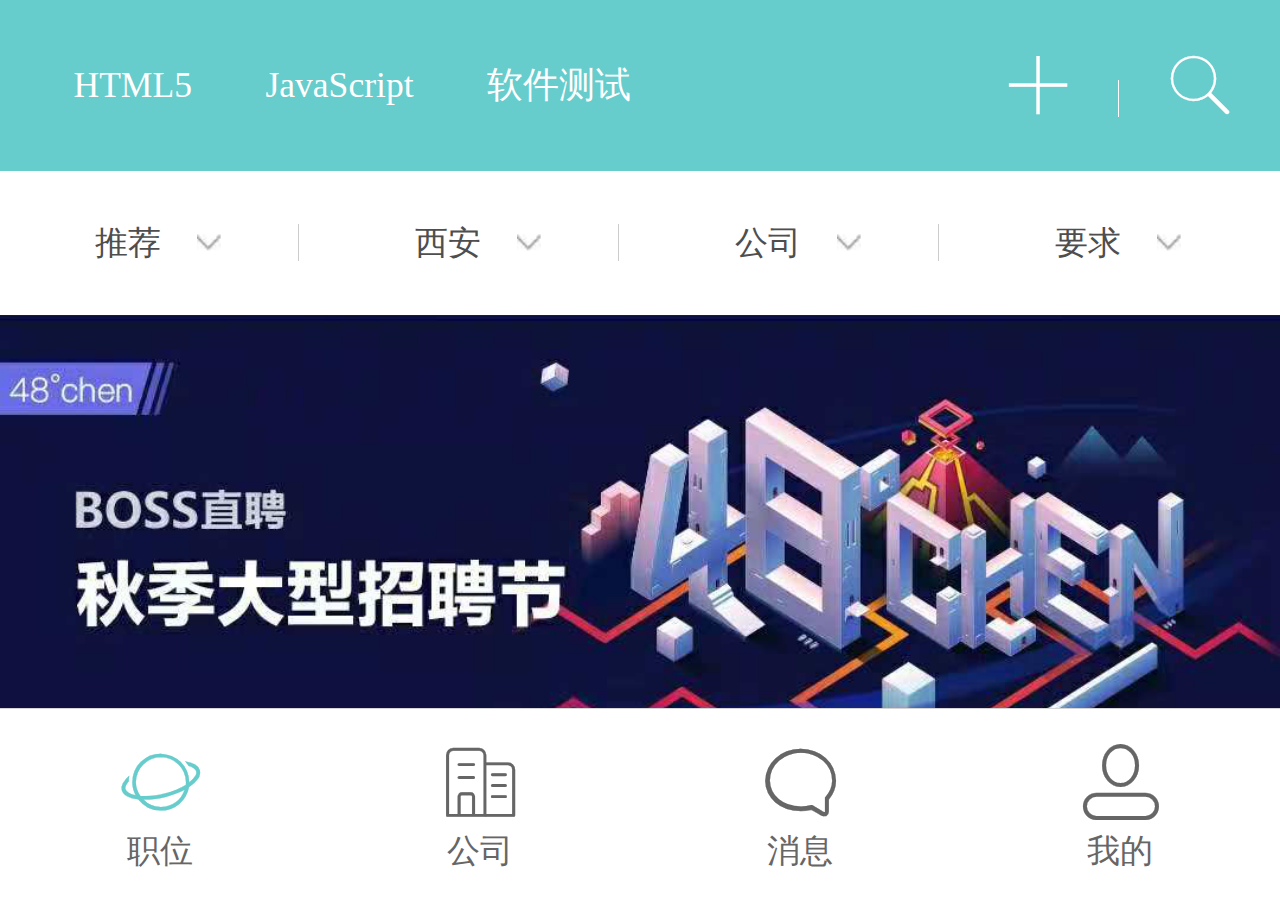
<file: index.html>
<!DOCTYPE html>
<html>
	<head>
		<meta charset="UTF-8">
		<meta name="viewport" content="width=device-width,initial-scale=1,minimum-scale=1,maximum-scale=1,user-scalable=no" />
		<title>BOSS首页</title>
	</head>
	<link rel="stylesheet" href="css/public.css" />
	<link rel="stylesheet" href="css/index.css"/>
	<body>
		<div class="all">
		<header>
			<div>
				<ul>
					<li><a href="#">HTML5</a></li>
					<li><a href="#">JavaScript</a></li>
					<li><a href="#">软件测试</a></li>
				</ul>
			</div>


			<div>
				<ul>
					<li><a href="#"><i class="iconfont">&#xe6f3;</i></a></li>
					<li><a href="#"><i class="iconfont">&#xe614;</i></a></li>
				</ul>
			</div>
		</header>


		<nav>
			<ul>
				<li><a href="#">推荐</a></li>
				<li><a href="#">西安</a></li>
				<li><a href="#">公司</a></li>
				<li><a href="#">要求</a></li>
			</ul>
		</nav>

		<main>
			<div class="banner">
				<img src="img/slider.png" />
			</div>

			<article>
				<section>
					<div>
						<span>HTML5</span>
						<span>5K-8K</span>
					</div>
						<p>西安匀速攻网络科技 未融资</p>

						<p>
							<span>西安  未央区  文景路</span>
							<span>1-3年</span>
							<span>大专</span>
						</p>


						<p>
							<span><img src="img/headimg.png"/></span>
							<span>符女士·人事总监</span>
						</p>

				</section>

					<section>
					<div>
						<span>H5前端开发工程师</span>
						<span>6K-12K</span>
					</div>
						<p>西安匀速攻网络科技 未融资</p>

						<p>
							<span>西安  未央区  文景路</span>
							<span>1-3年</span>
							<span>大专</span>
						</p>


						<p>
							<span><img src="img/headimg.png"/></span>
							<span>符女士·人事总监</span>
						</p>

				</section>

					<section>
					<div>
						<span>H5前端开发工程</span>
						<span>4K-8K</span>
					</div>
						<p>西安匀速攻网络科技 未融资</p>

						<p>
							<span>西安  未央区  文景路</span>
							<span>1-3年</span>
							<span>大专</span>
						</p>


						<p>
							<span><img src="img/headimg.png"/></span>
							<span>符女士·人事总监</span>
						</p>

				</section>

					<section>
					<div>
						<span>HTML5</span>
						<span>5K-8K</span>
					</div>
						<p>西安匀速攻网络科技 未融资</p>

						<p>
							<span>西安  未央区  文景路</span>
							<span>1-3年</span>
							<span>大专</span>
						</p>


						<p>
							<span><img src="img/headimg.png"/></span>
							<span>符女士·人事总监</span>
						</p>

				</section>

			</article>

		</main>
		<footer>
			<ul>
				<li><a href="index.html"><i class="iconfont">&#xe74f;</i><span>职位</span></a></li>
				<li><a href="html/company.html"><i class="iconfont">&#xe6e6;</i><span>公司</span></a></li>
				<li><a href="html/chat.html"><i class="iconfont">&#xe61e;</i><span>消息</span></a></li>
				<li><a href="html/me.html"><i class="iconfont">&#xe603;</i><span>我的</span></a></li>
			</ul>

		</footer>

	</div>
	</body>
</html>
</file>
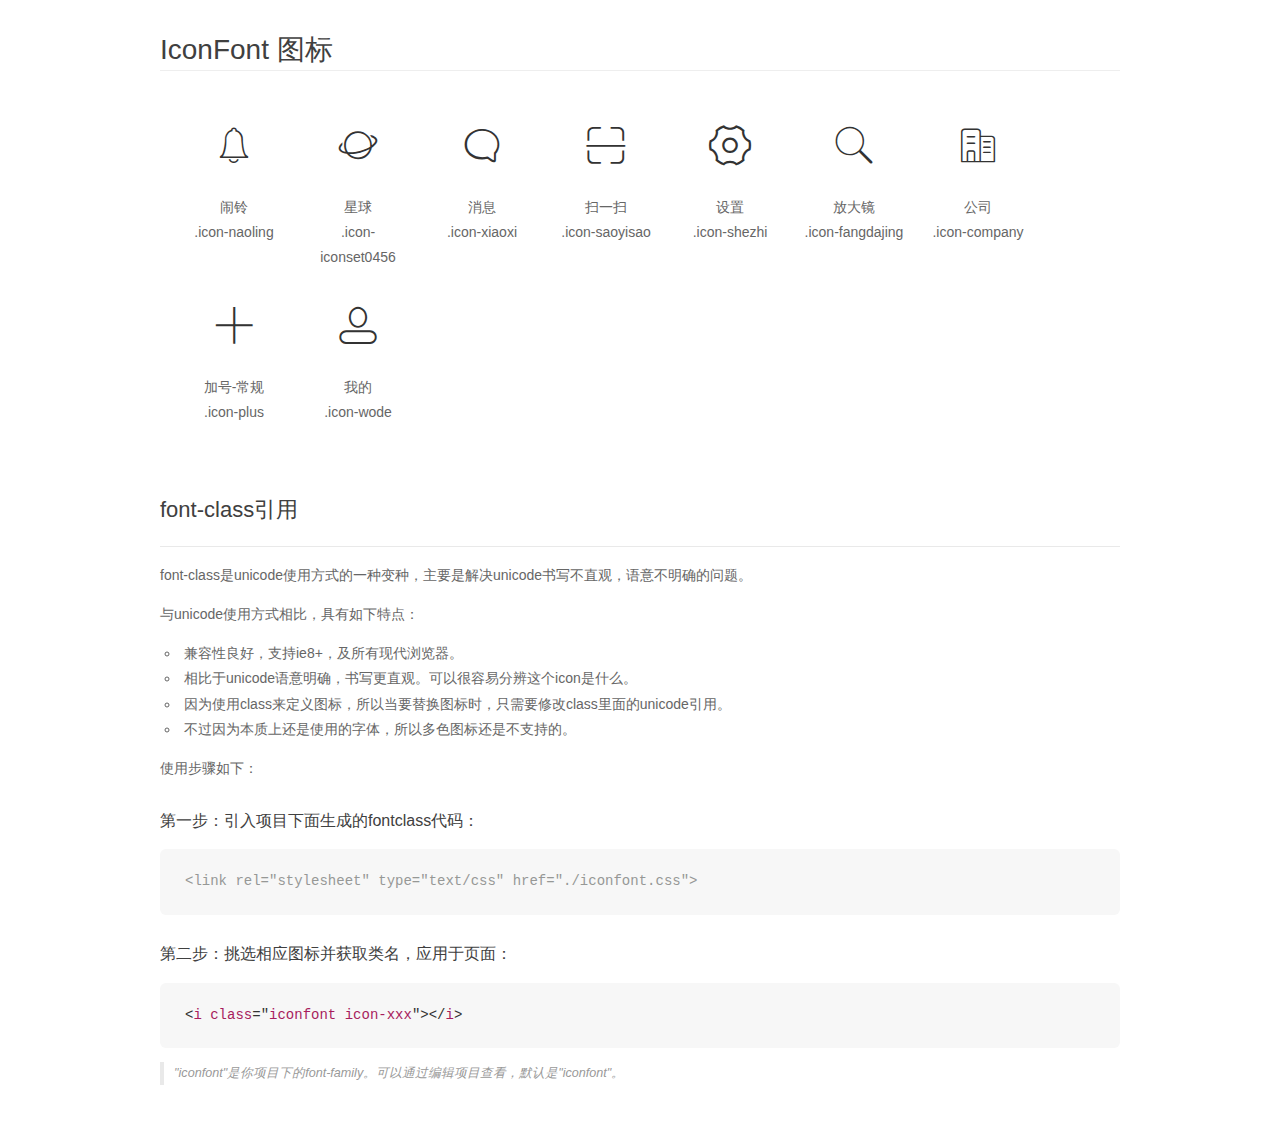
<file: font/demo_fontclass.html>
<!DOCTYPE html>
<html>
<head>
    <meta charset="utf-8"/>
    <title>IconFont</title>
    <link rel="stylesheet" href="demo.css">
    <link rel="stylesheet" href="iconfont.css">
</head>
<body>
    <div class="main markdown">
        <h1>IconFont 图标</h1>
        <ul class="icon_lists clear">
            
                <li>
                <i class="icon iconfont icon-naoling"></i>
                    <div class="name">闹铃</div>
                    <div class="fontclass">.icon-naoling</div>
                </li>
            
                <li>
                <i class="icon iconfont icon-iconset0456"></i>
                    <div class="name">星球</div>
                    <div class="fontclass">.icon-iconset0456</div>
                </li>
            
                <li>
                <i class="icon iconfont icon-xiaoxi"></i>
                    <div class="name">消息</div>
                    <div class="fontclass">.icon-xiaoxi</div>
                </li>
            
                <li>
                <i class="icon iconfont icon-saoyisao"></i>
                    <div class="name">扫一扫</div>
                    <div class="fontclass">.icon-saoyisao</div>
                </li>
            
                <li>
                <i class="icon iconfont icon-shezhi"></i>
                    <div class="name">设置</div>
                    <div class="fontclass">.icon-shezhi</div>
                </li>
            
                <li>
                <i class="icon iconfont icon-fangdajing"></i>
                    <div class="name">放大镜</div>
                    <div class="fontclass">.icon-fangdajing</div>
                </li>
            
                <li>
                <i class="icon iconfont icon-company"></i>
                    <div class="name">公司</div>
                    <div class="fontclass">.icon-company</div>
                </li>
            
                <li>
                <i class="icon iconfont icon-plus"></i>
                    <div class="name">加号-常规</div>
                    <div class="fontclass">.icon-plus</div>
                </li>
            
                <li>
                <i class="icon iconfont icon-wode"></i>
                    <div class="name">我的</div>
                    <div class="fontclass">.icon-wode</div>
                </li>
            
        </ul>

        <h2 id="font-class-">font-class引用</h2>
        <hr>

        <p>font-class是unicode使用方式的一种变种，主要是解决unicode书写不直观，语意不明确的问题。</p>
        <p>与unicode使用方式相比，具有如下特点：</p>
        <ul>
        <li>兼容性良好，支持ie8+，及所有现代浏览器。</li>
        <li>相比于unicode语意明确，书写更直观。可以很容易分辨这个icon是什么。</li>
        <li>因为使用class来定义图标，所以当要替换图标时，只需要修改class里面的unicode引用。</li>
        <li>不过因为本质上还是使用的字体，所以多色图标还是不支持的。</li>
        </ul>
        <p>使用步骤如下：</p>
        <h3 id="-fontclass-">第一步：引入项目下面生成的fontclass代码：</h3>


        <pre><code class="lang-js hljs javascript"><span class="hljs-comment">&lt;link rel="stylesheet" type="text/css" href="./iconfont.css"&gt;</span></code></pre>
        <h3 id="-">第二步：挑选相应图标并获取类名，应用于页面：</h3>
        <pre><code class="lang-css hljs">&lt;<span class="hljs-selector-tag">i</span> <span class="hljs-selector-tag">class</span>="<span class="hljs-selector-tag">iconfont</span> <span class="hljs-selector-tag">icon-xxx</span>"&gt;&lt;/<span class="hljs-selector-tag">i</span>&gt;</code></pre>
        <blockquote>
        <p>"iconfont"是你项目下的font-family。可以通过编辑项目查看，默认是"iconfont"。</p>
        </blockquote>
    </div>
</body>
</html>
</file>
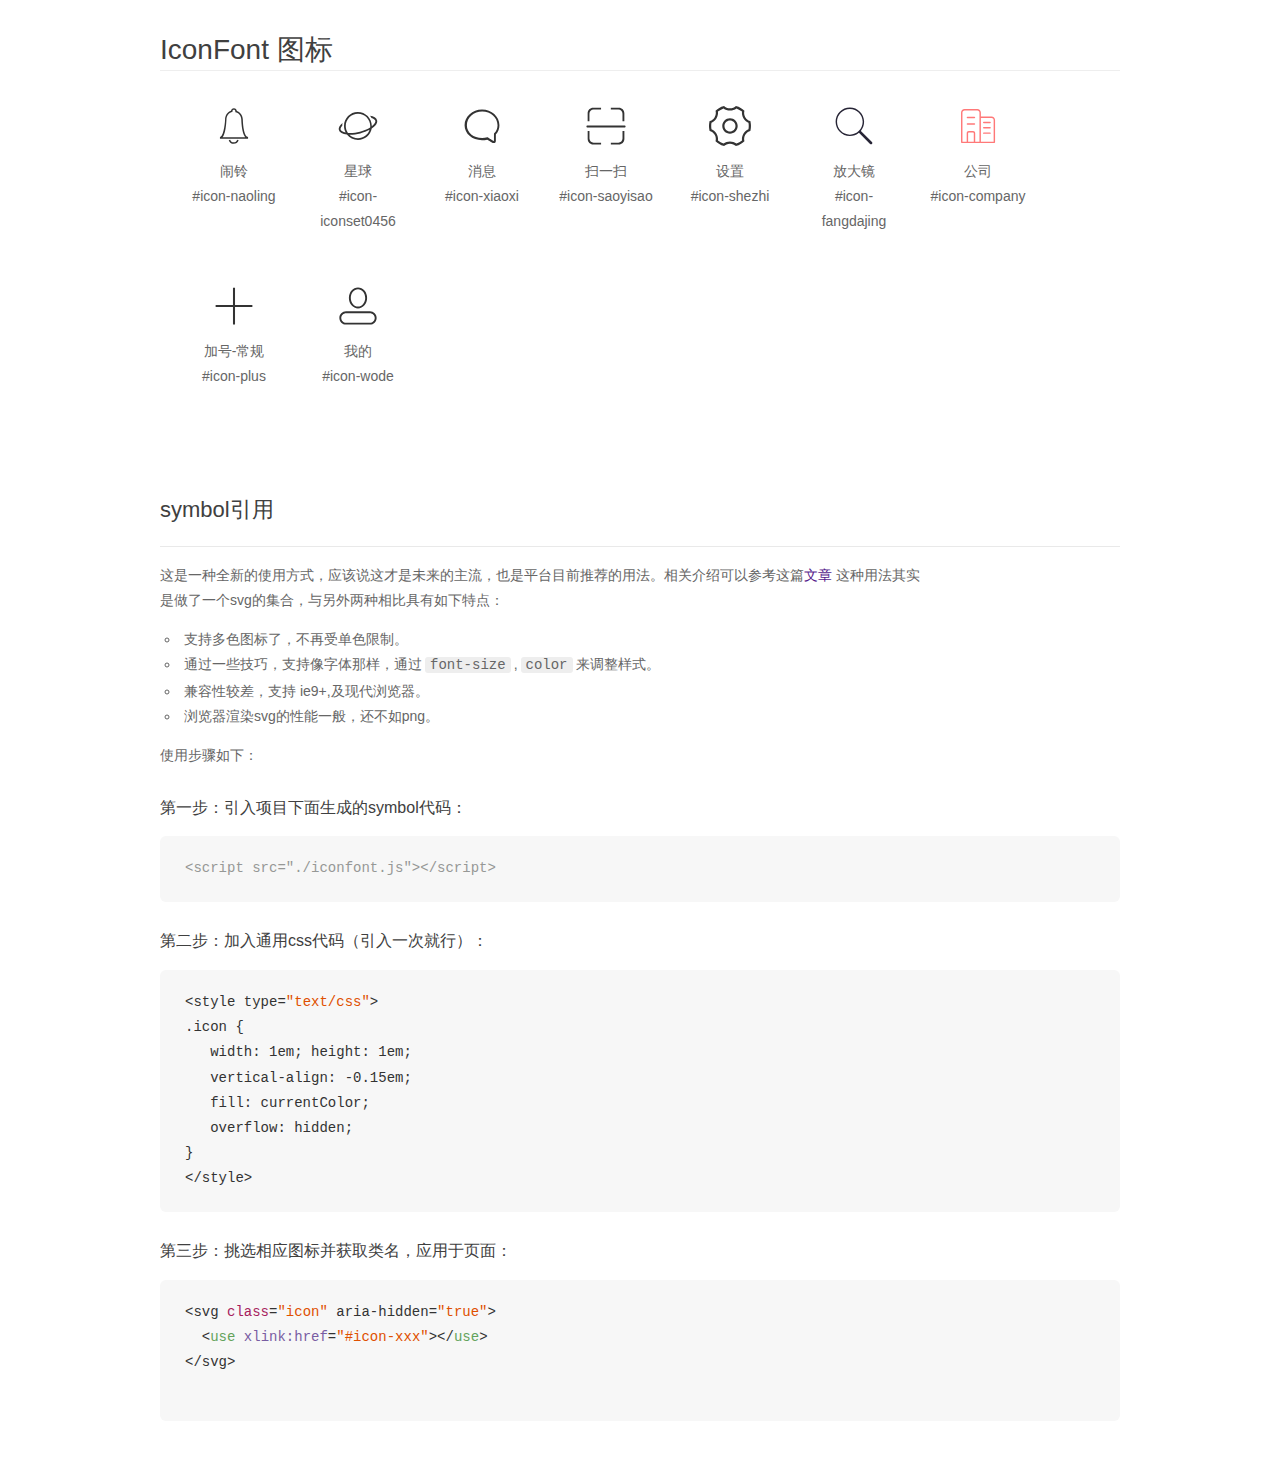
<file: font/demo_symbol.html>
<!DOCTYPE html>
<html>
<head>
    <meta charset="utf-8"/>
    <title>IconFont</title>
    <link rel="stylesheet" href="demo.css">
    <script src="iconfont.js"></script>

    <style type="text/css">
        .icon {
          /* 通过设置 font-size 来改变图标大小 */
          width: 1em; height: 1em;
          /* 图标和文字相邻时，垂直对齐 */
          vertical-align: -0.15em;
          /* 通过设置 color 来改变 SVG 的颜色/fill */
          fill: currentColor;
          /* path 和 stroke 溢出 viewBox 部分在 IE 下会显示
             normalize.css 中也包含这行 */
          overflow: hidden;
        }

    </style>
</head>
<body>
    <div class="main markdown">
        <h1>IconFont 图标</h1>
        <ul class="icon_lists clear">
            
                <li>
                    <svg class="icon" aria-hidden="true">
                        <use xlink:href="#icon-naoling"></use>
                    </svg>
                    <div class="name">闹铃</div>
                    <div class="fontclass">#icon-naoling</div>
                </li>
            
                <li>
                    <svg class="icon" aria-hidden="true">
                        <use xlink:href="#icon-iconset0456"></use>
                    </svg>
                    <div class="name">星球</div>
                    <div class="fontclass">#icon-iconset0456</div>
                </li>
            
                <li>
                    <svg class="icon" aria-hidden="true">
                        <use xlink:href="#icon-xiaoxi"></use>
                    </svg>
                    <div class="name">消息</div>
                    <div class="fontclass">#icon-xiaoxi</div>
                </li>
            
                <li>
                    <svg class="icon" aria-hidden="true">
                        <use xlink:href="#icon-saoyisao"></use>
                    </svg>
                    <div class="name">扫一扫</div>
                    <div class="fontclass">#icon-saoyisao</div>
                </li>
            
                <li>
                    <svg class="icon" aria-hidden="true">
                        <use xlink:href="#icon-shezhi"></use>
                    </svg>
                    <div class="name">设置</div>
                    <div class="fontclass">#icon-shezhi</div>
                </li>
            
                <li>
                    <svg class="icon" aria-hidden="true">
                        <use xlink:href="#icon-fangdajing"></use>
                    </svg>
                    <div class="name">放大镜</div>
                    <div class="fontclass">#icon-fangdajing</div>
                </li>
            
                <li>
                    <svg class="icon" aria-hidden="true">
                        <use xlink:href="#icon-company"></use>
                    </svg>
                    <div class="name">公司</div>
                    <div class="fontclass">#icon-company</div>
                </li>
            
                <li>
                    <svg class="icon" aria-hidden="true">
                        <use xlink:href="#icon-plus"></use>
                    </svg>
                    <div class="name">加号-常规</div>
                    <div class="fontclass">#icon-plus</div>
                </li>
            
                <li>
                    <svg class="icon" aria-hidden="true">
                        <use xlink:href="#icon-wode"></use>
                    </svg>
                    <div class="name">我的</div>
                    <div class="fontclass">#icon-wode</div>
                </li>
            
        </ul>


        <h2 id="symbol-">symbol引用</h2>
        <hr>

        <p>这是一种全新的使用方式，应该说这才是未来的主流，也是平台目前推荐的用法。相关介绍可以参考这篇<a href="">文章</a>
        这种用法其实是做了一个svg的集合，与另外两种相比具有如下特点：</p>
        <ul>
          <li>支持多色图标了，不再受单色限制。</li>
          <li>通过一些技巧，支持像字体那样，通过<code>font-size</code>,<code>color</code>来调整样式。</li>
          <li>兼容性较差，支持 ie9+,及现代浏览器。</li>
          <li>浏览器渲染svg的性能一般，还不如png。</li>
        </ul>
        <p>使用步骤如下：</p>
        <h3 id="-symbol-">第一步：引入项目下面生成的symbol代码：</h3>
        <pre><code class="lang-js hljs javascript"><span class="hljs-comment">&lt;script src="./iconfont.js"&gt;&lt;/script&gt;</span></code></pre>
        <h3 id="-css-">第二步：加入通用css代码（引入一次就行）：</h3>
        <pre><code class="lang-js hljs javascript">&lt;style type=<span class="hljs-string">"text/css"</span>&gt;
.icon {
   width: <span class="hljs-number">1</span>em; height: <span class="hljs-number">1</span>em;
   vertical-align: <span class="hljs-number">-0.15</span>em;
   fill: currentColor;
   overflow: hidden;
}
&lt;<span class="hljs-regexp">/style&gt;</span></code></pre>
        <h3 id="-">第三步：挑选相应图标并获取类名，应用于页面：</h3>
        <pre><code class="lang-js hljs javascript">&lt;svg <span class="hljs-class"><span class="hljs-keyword">class</span></span>=<span class="hljs-string">"icon"</span> aria-hidden=<span class="hljs-string">"true"</span>&gt;<span class="xml"><span class="hljs-tag">
  &lt;<span class="hljs-name">use</span> <span class="hljs-attr">xlink:href</span>=<span class="hljs-string">"#icon-xxx"</span>&gt;</span><span class="hljs-tag">&lt;/<span class="hljs-name">use</span>&gt;</span>
</span>&lt;<span class="hljs-regexp">/svg&gt;
        </span></code></pre>
    </div>
</body>
</html>
</file>
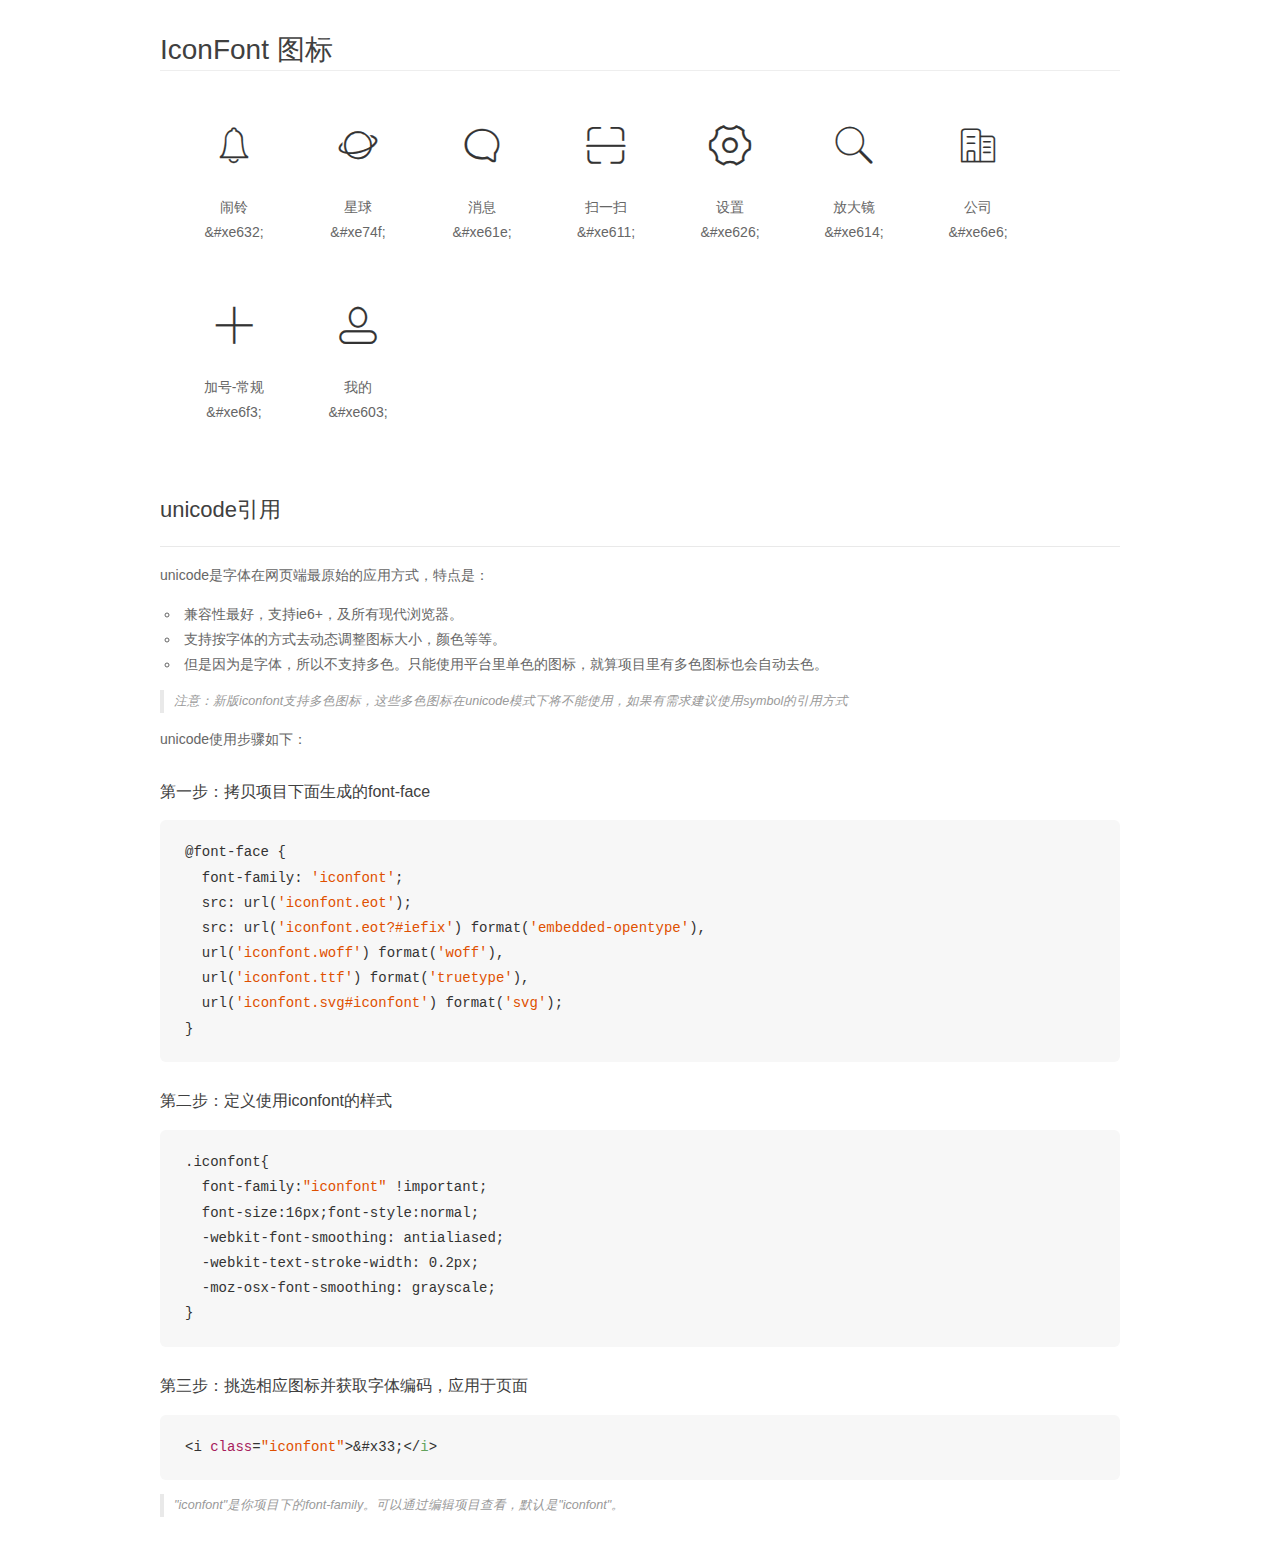
<file: font/demo_unicode.html>
<!DOCTYPE html>
<html>
<head>
    <meta charset="utf-8"/>
    <title>IconFont</title>
    <link rel="stylesheet" href="demo.css">

    <style type="text/css">

        @font-face {font-family: "iconfont";
          src: url('iconfont.eot'); /* IE9*/
          src: url('iconfont.eot#iefix') format('embedded-opentype'), /* IE6-IE8 */
          url('iconfont.woff') format('woff'), /* chrome, firefox */
          url('iconfont.ttf') format('truetype'), /* chrome, firefox, opera, Safari, Android, iOS 4.2+*/
          url('iconfont.svg#iconfont') format('svg'); /* iOS 4.1- */
        }

        .iconfont {
          font-family:"iconfont" !important;
          font-size:16px;
          font-style:normal;
          -webkit-font-smoothing: antialiased;
          -webkit-text-stroke-width: 0.2px;
          -moz-osx-font-smoothing: grayscale;
        }

    </style>
</head>
<body>
    <div class="main markdown">
        <h1>IconFont 图标</h1>
        <ul class="icon_lists clear">
            
                <li>
                <i class="icon iconfont">&#xe632;</i>
                    <div class="name">闹铃</div>
                    <div class="code">&amp;#xe632;</div>
                </li>
            
                <li>
                <i class="icon iconfont">&#xe74f;</i>
                    <div class="name">星球</div>
                    <div class="code">&amp;#xe74f;</div>
                </li>
            
                <li>
                <i class="icon iconfont">&#xe61e;</i>
                    <div class="name">消息</div>
                    <div class="code">&amp;#xe61e;</div>
                </li>
            
                <li>
                <i class="icon iconfont">&#xe611;</i>
                    <div class="name">扫一扫</div>
                    <div class="code">&amp;#xe611;</div>
                </li>
            
                <li>
                <i class="icon iconfont">&#xe626;</i>
                    <div class="name">设置</div>
                    <div class="code">&amp;#xe626;</div>
                </li>
            
                <li>
                <i class="icon iconfont">&#xe614;</i>
                    <div class="name">放大镜</div>
                    <div class="code">&amp;#xe614;</div>
                </li>
            
                <li>
                <i class="icon iconfont">&#xe6e6;</i>
                    <div class="name">公司</div>
                    <div class="code">&amp;#xe6e6;</div>
                </li>
            
                <li>
                <i class="icon iconfont">&#xe6f3;</i>
                    <div class="name">加号-常规</div>
                    <div class="code">&amp;#xe6f3;</div>
                </li>
            
                <li>
                <i class="icon iconfont">&#xe603;</i>
                    <div class="name">我的</div>
                    <div class="code">&amp;#xe603;</div>
                </li>
            
        </ul>
        <h2 id="unicode-">unicode引用</h2>
        <hr>

        <p>unicode是字体在网页端最原始的应用方式，特点是：</p>
        <ul>
        <li>兼容性最好，支持ie6+，及所有现代浏览器。</li>
        <li>支持按字体的方式去动态调整图标大小，颜色等等。</li>
        <li>但是因为是字体，所以不支持多色。只能使用平台里单色的图标，就算项目里有多色图标也会自动去色。</li>
        </ul>
        <blockquote>
        <p>注意：新版iconfont支持多色图标，这些多色图标在unicode模式下将不能使用，如果有需求建议使用symbol的引用方式</p>
        </blockquote>
        <p>unicode使用步骤如下：</p>
        <h3 id="-font-face">第一步：拷贝项目下面生成的font-face</h3>
        <pre><code class="lang-js hljs javascript">@font-face {
  font-family: <span class="hljs-string">'iconfont'</span>;
  src: url(<span class="hljs-string">'iconfont.eot'</span>);
  src: url(<span class="hljs-string">'iconfont.eot?#iefix'</span>) format(<span class="hljs-string">'embedded-opentype'</span>),
  url(<span class="hljs-string">'iconfont.woff'</span>) format(<span class="hljs-string">'woff'</span>),
  url(<span class="hljs-string">'iconfont.ttf'</span>) format(<span class="hljs-string">'truetype'</span>),
  url(<span class="hljs-string">'iconfont.svg#iconfont'</span>) format(<span class="hljs-string">'svg'</span>);
}
</code></pre>
        <h3 id="-iconfont-">第二步：定义使用iconfont的样式</h3>
        <pre><code class="lang-js hljs javascript">.iconfont{
  font-family:<span class="hljs-string">"iconfont"</span> !important;
  font-size:<span class="hljs-number">16</span>px;font-style:normal;
  -webkit-font-smoothing: antialiased;
  -webkit-text-stroke-width: <span class="hljs-number">0.2</span>px;
  -moz-osx-font-smoothing: grayscale;
}
</code></pre>
        <h3 id="-">第三步：挑选相应图标并获取字体编码，应用于页面</h3>
        <pre><code class="lang-js hljs javascript">&lt;i <span class="hljs-class"><span class="hljs-keyword">class</span></span>=<span class="hljs-string">"iconfont"</span>&gt;&amp;#x33;<span class="xml"><span class="hljs-tag">&lt;/<span class="hljs-name">i</span>&gt;</span></span></code></pre>

        <blockquote>
        <p>"iconfont"是你项目下的font-family。可以通过编辑项目查看，默认是"iconfont"。</p>
        </blockquote>
    </div>


</body>
</html>
</file>
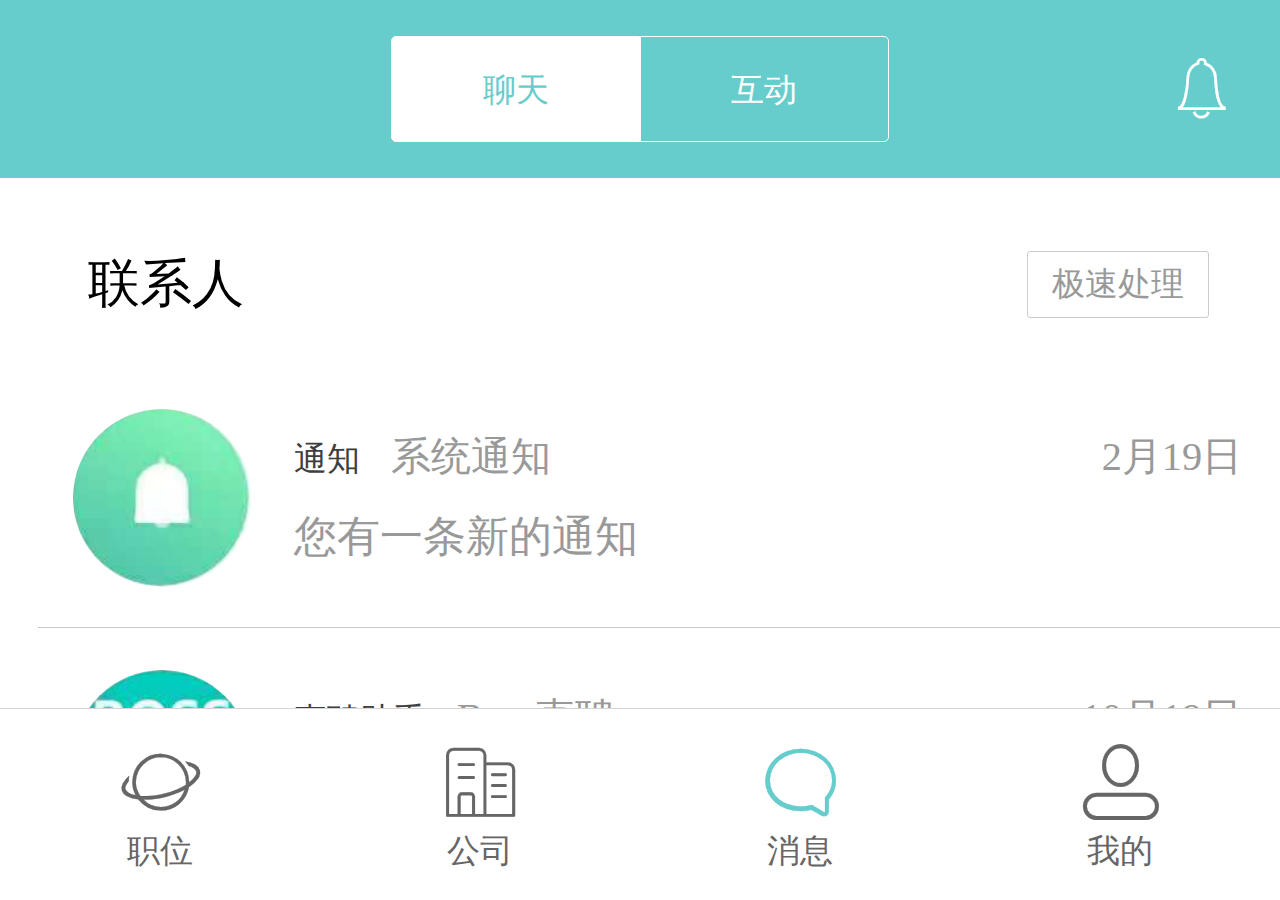
<file: html/chat.html>
<!DOCTYPE html>
<html>

	<head>
		<meta charset="UTF-8">
		<meta name="viewport" content="width=device-width,initial-scale=1,minimum-scale=1,maximum-scale=1,user-scalable=no" />
		<title></title>
		<link rel="stylesheet" href="../css/public.css" />
		<link rel="stylesheet" href="../css/chat.css" />
	</head>

	<body>
		<div class="all">
			<header>
					<ul>

						<li>
							<a href="#"><i class="iconfont"></i></a>
						</li>


						<li>
							<a href="chatAndPlay.html">聊天</a>
							<a href="play_each_n1.html">互动</a>
						</li>


						<li>
							<a href="#"><i class="iconfont">&#xe632;</i></a>
						</li>
					</ul>
			</header>

			<main>
				<div class="connect-people">
					<span>联系人</span>
					<span>极速处理</span>
				</div>

				<div class="list-info">
					<div class="news">
						<dl>
							<dt><img src="../img/boss2.png"/></dt>
							<dd>
								<p>通知<span>系统通知</span><span>2月19日</span></p>
								<p>您有一条新的通知</p>
							</dd>
						</dl>
						<div class="delOrCancel">
							<span class="del">删除</span>
							<span>取消</span>
						</div>
					</div>


					<div>
						<dl>
							<dt><img src="../img/boss.png"/></dt>
							<dd>
								<p>直聘助手<span>Boss直聘...</span><span>10月19日</span></p>
								<p>李杰艺，31位陕西职业技术学院...</p>
							</dd>
						</dl>
						<div class="delOrCancel">
							<span>删除</span>
							<span>取消</span>
						</div>

					</div>


					<div>
						<dl>
							<dt><img src="../img/boss.png"/></dt>
							<dd>
								<p>直聘助手<span>Boss直聘...</span><span>10月19日</span></p>
								<p>李杰艺，31位陕西职业技术学院...</p>
							</dd>
						</dl>
						<div class="delOrCancel">
							<span>删除</span>
							<span>取消</span>
						</div>

					</div>


					<div>
						<dl>
							<dt><img src="../img/me.png"/></dt>
							<dd>
								<p>直聘<span>Boss直聘...</span><span>10月19日</span></p>
								<p>李杰艺，31位陕西职业技术学院...</p>
							</dd>
						</dl>
						<div class="delOrCancel">
							<span>删除</span>
							<span>取消</span>
						</div>

					</div>



				</div>



			</main>

			<footer>
				<ul>
					<li><a href="../index.html"><i class="iconfont">&#xe74f;</i><span>职位</span></a></li>
					<li><a href="company.html"><i class="iconfont">&#xe6e6;</i><span>公司</span></a></li>
					<li><a href="chat.html"><i class="iconfont">&#xe61e;</i><span>消息</span></a></li>
					<li><a href="me.html"><i class="iconfont">&#xe603;</i><span>我的</span></a></li>
				</ul>

			</footer>
		</div>
	</body>

</html>
<script type="text/javascript" src="../js/jquery-1.8.3.min.js" ></script>
<script type="text/javascript">
	$(function(){
		$(".list-info>div").each(function(){
			$(this).toggle(
				function(){
					$(this).animate({'margin-left':'-1.2rem'},300)
				},
				function(){
					$(this).animate({'margin-left':'0rem'},300)
				})
			});


		$(".delOrCancel span:nth-child(1)").click(function(){

			$(this).parent().parent().hide('slow');
		})

		$(".delOrCancel span:nth-child(2)").click(function(){
			$(this).parent().parent().animate({'margin-left':'0rem'},300)
		})

	});
</script>
</file>
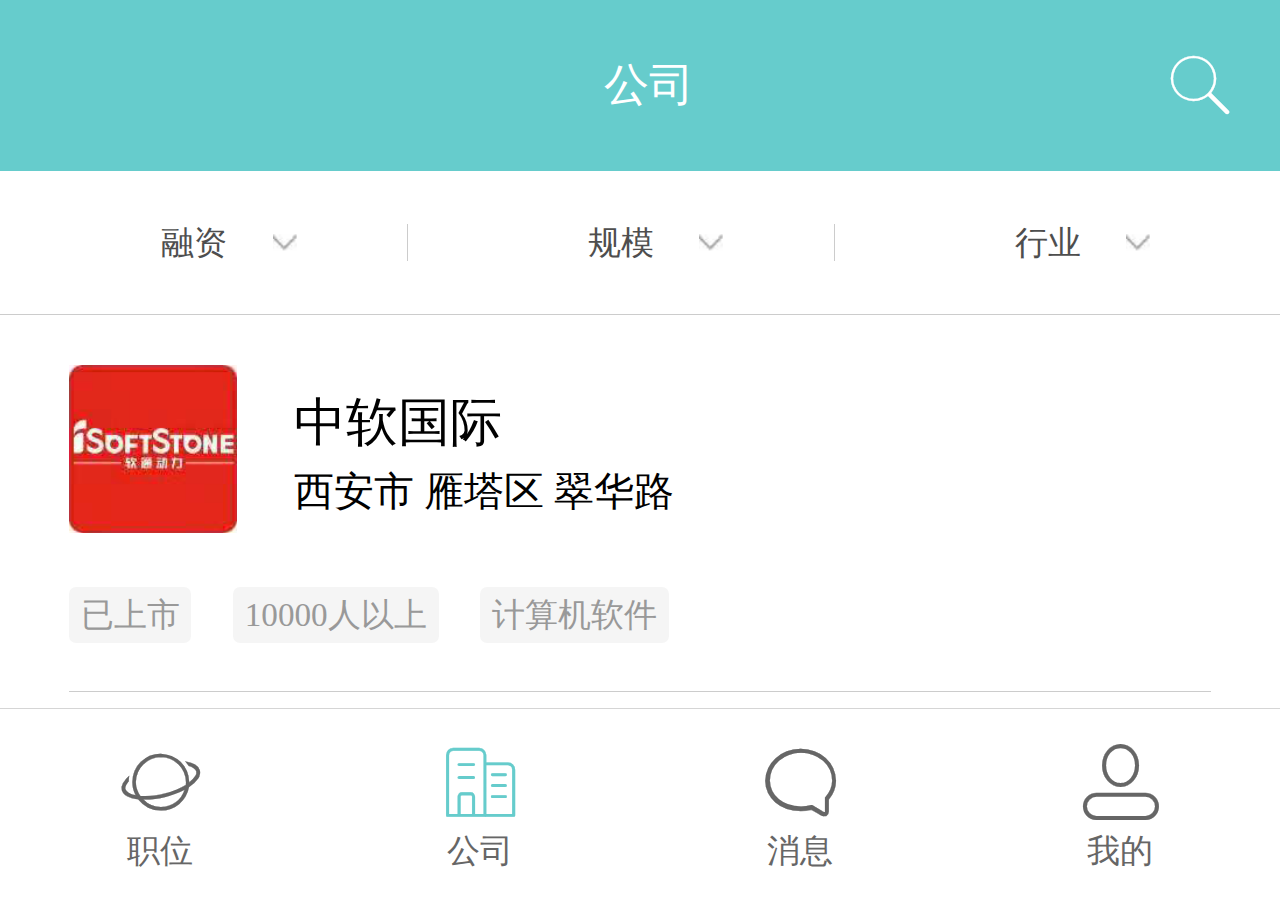
<file: html/company.html>
<!DOCTYPE html>
<html>
	<head>
		<meta charset="UTF-8">
		<meta name="viewport" content="width=device-width,initial-scale=1,minimum-scale=1,maximum-scale=1,user-scalable=no" />
		<title></title>
	</head>
	<link rel="stylesheet" href="../css/public.css" />
	<link rel="stylesheet" href="../css/company.css"/>
	<body>
		<div class="all">
			<header>
				<div>
					<ul>
						<li><a href="#">公司</a></li>
					</ul>
				</div>


				<div>
					<ul>
						<li><a href="#"><i class="iconfont">&#xe614;</i></a></li>
					</ul>
				</div>
			</header>


			<nav>
				<ul>
					<li><a href="#">融资</a></li>
					<li><a href="#">规模</a></li>
					<li><a href="#">行业</a></li>
				</ul>
			</nav>



			<main>
				<article>
					<section>
						<dl>
							<dt><img src="../img/c1.png"/></dt>
							<dd>
								<p>中软国际</p>
								<p>西安市  雁塔区  翠华路</p>
							</dd>
						</dl>


						<p>
							<span>已上市</span>
							<span>10000人以上</span>
							<span>计算机软件</span>
						</p>

						<p>热招: <span>测试工程师 </span>等1876个职位</p>
					</section>


					<section>
						<dl>
							<dt><img src="../img/c2.png"/></dt>
							<dd>
								<p>软通动力</p>
								<p>西安市  雁塔区  翠华路</p>
							</dd>
						</dl>


						<p>
							<span>已上市</span>
							<span>10000人以上</span>
							<span>计算机软件</span>
						</p>

						<p>热招: <span>测试工程师 </span>等1876个职位</p>

					</section>


					<section>
						<dl>
							<dt><img src="../img/c3.png"/></dt>
							<dd>
								<p>阿尔泰科技</p>
								<p>西安市  雁塔区  高新路</p>
							</dd>
						</dl>

						<p>
							<span>未融资</span>
							<span>100-499人</span>
							<span>电子/半导体/集成电路</span>
						</p>

						<p>热招: <span>测试工程师 </span>等6个职位</p>
					</section>


					<section>
						<dl>
							<dt><img src="../img/c2.png"/></dt>
							<dd>
								<p>旺座国际</p>
								<p>西安市  高新区  沣惠南路</p>
							</dd>
						</dl>


						<p>
							<span>已上市</span>
							<span>10000人以上</span>
							<span>计算机软件</span>
						</p>

						<p>热招: <span>测试工程师 </span>等1876个职位</p>

					</section>
				</article>

			</main>




		<footer>
			<ul>
					<li><a href="../index.html"><i class="iconfont">&#xe74f;</i><span>职位</span></a></li>
					<li><a href="company.html"><i class="iconfont">&#xe6e6;</i><span>公司</span></a></li>
					<li><a href="chat.html"><i class="iconfont">&#xe61e;</i><span>消息</span></a></li>
					<li><a href="me.html"><i class="iconfont">&#xe603;</i><span>我的</span></a></li>
			</ul>
		</footer>

		</div>

	</body>
</html>
</file>
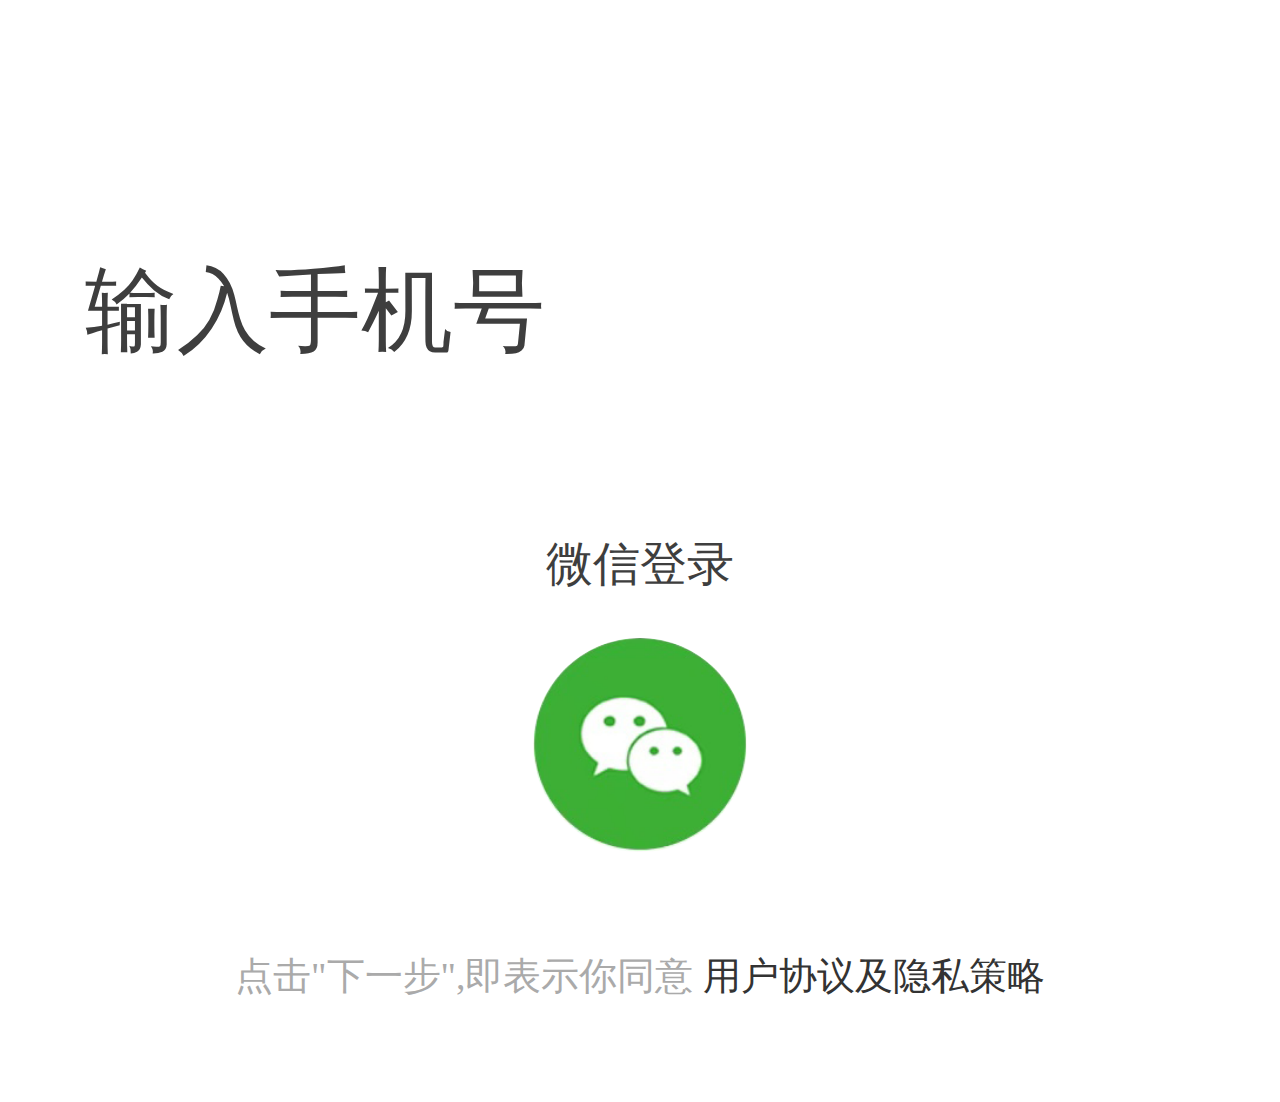
<file: html/login.html>
<!DOCTYPE html>
<html>
	<head>
		<meta charset="UTF-8">
		<meta name="viewport" content="width=device-width,initial-scale=1,minimum-scale=1,maximum-scale=1,user-scalable=no" />
		<title>登录</title>
		<link rel="stylesheet" href="../css/public.css" />
		<link rel="stylesheet" href="../css/login.css" />
	</head>
	<body>
		<div class="all">
			<header>
				<h1>输入手机号</h1>
			</header>
			<main>

				<div class="phone-write">
					<span>+86</span>
					<input type="text" placeholder="请输入您的手机号码"  class="input"/>
					<span class="show"></span>
				</div>

				<div class="btn">
					<input type="submit" value="下一步" />
				</div>

				<div class="login-each-other">
					<p><a href="#" class="to-Phone">账户密码登录</a></p>
				</div>
			</main>
			<footer>
				<div>
					<h3>微信登录</h3>
						<img src="../img/wechat.png"/>
					<p>点击"下一步",即表示你同意  <a href="#">  用户协议及隐私策略</a></p>
				</div>
			</footer>
		</div>



		<div class="all-copy">
			<header>
				<h1>账号登录</h1>
			</header>
			<main>
				<div class="phone-write">
					<span>+86</span>
					<input type="text" placeholder="请输入您的手机号码" id='phone'/>
				</div>


				<div class="password-num">
					<input type="password" class="password" id='passid' placeholder="请输入密码" />
					<span class="icon"></span>
				</div>


				<div class="btn">
					<input type="submit" value="登录" id='login' />
				</div>

				<div class="login-each-other">
					<p>
						<a href="#" class="pass-num-login">账户密码登录</a>
						<a href="#">忘记密码</a>
					</p>
				</div>
			</main>
			<footer>
				<div>
					<h3>微信登录</h3>
						<img src="../img/wechat.png"/>
				</div>
			</footer>
		</div>
	</body>
</html>
<script type="text/javascript" src="../js/jquery-1.8.3.min.js" ></script>
<script type="text/javascript">
$(function(){
//短信验证码输入
	$(".to-Phone").click(function(){
		$(this).parents(".all").css({"display":"none"});
		$(".all-copy").css({'display':'flex'});

	});

//账号密码输入
	$(".pass-num-login").click(function(){
		$(this).parents(".all-copy").css({"display":"none"});
		$(".all").css({'display':'flex'});
	});


//输入密码时，是否设置为可见或者隐藏
	$(".icon").toggle(
		function(){
			$(this).css({'background-image':'url(../img/pass2.png)'});
			$('.password')[0].type = "text";
		},
		function(){
			$(this).css({'background-image':'url(../img/pass1.png)'});
			$('.password')[0].type = "password";
		});


//手机号码的正则验证
	$(".input").keyup(function(){
		let $username = $(this).val();
		let regPhoneNum = /^1[34578]\d{9}$/;
		let len = $username.length;
		if (len > 0) {
			$(this).parent().siblings('.btn').children().css('background', '#66CCCC');
		} else {
			$(this).parent().siblings('.btn').children().css('background', '#999');
		}

		if(len == 0){
			$(this).next().css({'display':'block'}).html('* 请输入手机号码');
		}else if( regPhoneNum.test($username) ){
			$(this).next().css({'display':'block'}).css('color','#66CCCC').html('* 手机号码验证通过，请下一步操作');
			$(this).parent('.phone-write').siblings('.btn').children().css('background','#66CCCC');
			$(this).parent('.phone-write').siblings('.btn').click(function(){
				location.href = 'regCode.html';
			})
		}else{
			$(this).next().css({'display':'block'}).html('* 请输入正确的手机号码')
		}
	});


	$('#phone,#passid').keyup(function(){
		if (($("#phone").val().length >= 11) && ($('#passid').val().length > 0)) {
			$('#login').css({ 'background': '#66CCCC' });
		}else{
			$('#login').css({ 'background': '#999' });
		}
	});






});


</script>
</file>
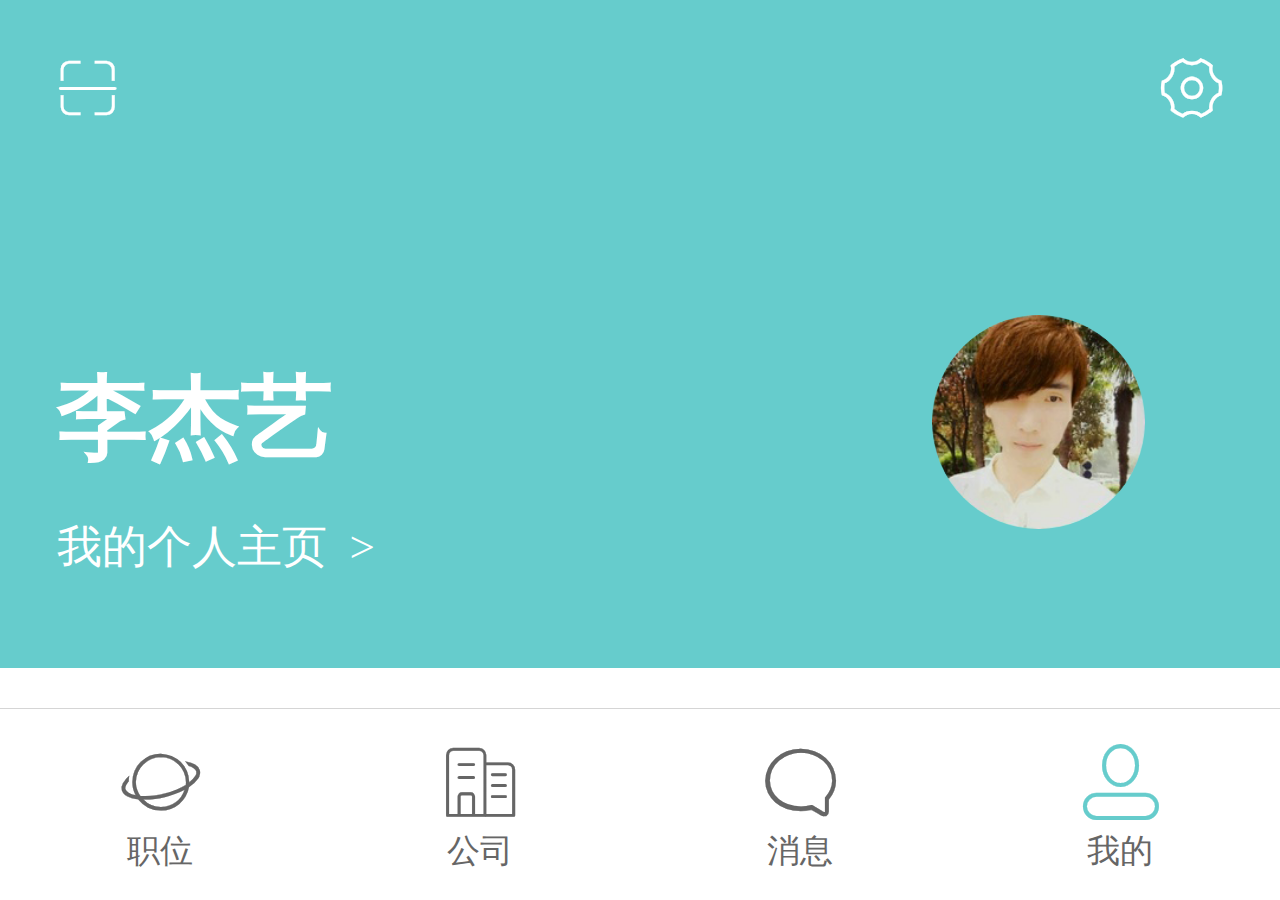
<file: html/me.html>
<!DOCTYPE html>
<html>
	<head>
		<meta charset="UTF-8">
		<meta name="viewport" content="width=device-width,initial-scale=1,minimum-scale=1,maximum-scale=1,user-scalable=no" />
		<title></title>
	</head>
	<link rel="stylesheet" href="../css/public.css" />
	<link rel="stylesheet" href="../css/me.css" />
	<body>
	<div class="all">

		<header>
			<div>
				<ul>
					<li><a href="#"><i class="iconfont">&#xe611;</i></a></li>
					<li><a href="settings.html"><i class="iconfont">&#xe626;</i></a></li>
				</ul>
			</div>

			<div>
				<ul>
					<li>
						<h3><a href="#">李杰艺</a></h3>
						<span><a href="#">我的个人主页&nbsp;&nbsp;></a></span>
					</li>
					<li>
						<img src="../img/me.png"/>
					</li>
				</ul>
			</div>

		</header>





		<main>
			<div class='nav_list'>
				<ul>
					<li>
						<a href="#">
							<p>676</p>
							<p>沟通过</p>
						</a>
					</li>

					<li>
						<a href="#">
							<p>0</p>
							<p>面试</p>
						</a>
					</li>

					<li>
						<a href="#">
							<p>64</p>
							<p>已投递</p>
						</a>
					</li>

					<li>
						<a href="#">
							<p>20</p>
							<p>感兴趣</p>
						</a>
					</li>

				</ul>
			</div>


			<div class="help_job">
				<p>求职助手</p>
				<p>多种道具助你提升求职成功率</p>
				<span><img src="../img/right.png" /></span>
			</div>

			<div class="list-ord">
				<dl>
					<dt><img src="../img/money.png"/></dt>
					<dd><a href="#">我的微简历</a></dd>
					<span>已上传一份</span>
				</dl>


				<dl>
					<dt><img src="../img/up.png"/></dt>
					<dd><a href="#">附件简历</a></dd>
					<span>离职 - 随时到岗</span>
				</dl>


				<dl>
					<dt><img src="../img/3.png"/></dt>
					<dd><a href="#">管理求职意向</a></dd>
				</dl>


				<dl>
					<dt><img src="../img/ask.png"/></dt>
					<dd><a href="#">牛人问答</a></dd>
				</dl>


				<dl>
					<dt><img src="../img/goup.png"/></dt>
					<dd><a href="#">提升简历排名</a></dd>
				</dl>


				<dl>
					<dt><img src="../img/company.png"/></dt>
					<dd><a href="#">关注公司</a></dd>
				</dl>


				<dl>
					<dt><img src="../img/card.png"/></dt>
					<dd><a href="#">钱包</a></dd>
				</dl>


				<dl>
					<dt><img src="../img/person.png"/></dt>
					<dd><a href="#">我的微简历</a></dd>
					<span>隐私</span>
				</dl>


			</div>



			<div class="bottom_two">
				<dl class="helpAndRequire">
					<dt><img src="../img/9.png"/></dt>
					<dd><a href="#">帮助与反馈</a></dd>

				</dl>


				<dl>
					<dt><img src="../img/8.png"/></dt>
					<dd><a href="#">首都网警</a></dd>

				</dl>
			</div>

			<div class="last">
				<ul>
					<li>客服电话 400-065-5799</li>
					<li>工作时间 9:30-18:30</li>
				</ul>

				<ul>
					<li>用户协议及隐私政策</li>
					<li>经营执照</li>
					<li>防骗指南</li>
				</ul>
			</div>

		</main>


		<footer>
			<ul>
				<li><a href="../index.html"><i class="iconfont">&#xe74f;</i><span>职位</span></a></li>
				<li><a href="company.html"><i class="iconfont">&#xe6e6;</i><span>公司</span></a></li>
				<li><a href="chat.html"><i class="iconfont">&#xe61e;</i><span>消息</span></a></li>
				<li><a href="me.html"><i class="iconfont">&#xe603;</i><span>我的</span></a></li>
			</ul>

		</footer>

	</div>
	</body>
</html>
</file>
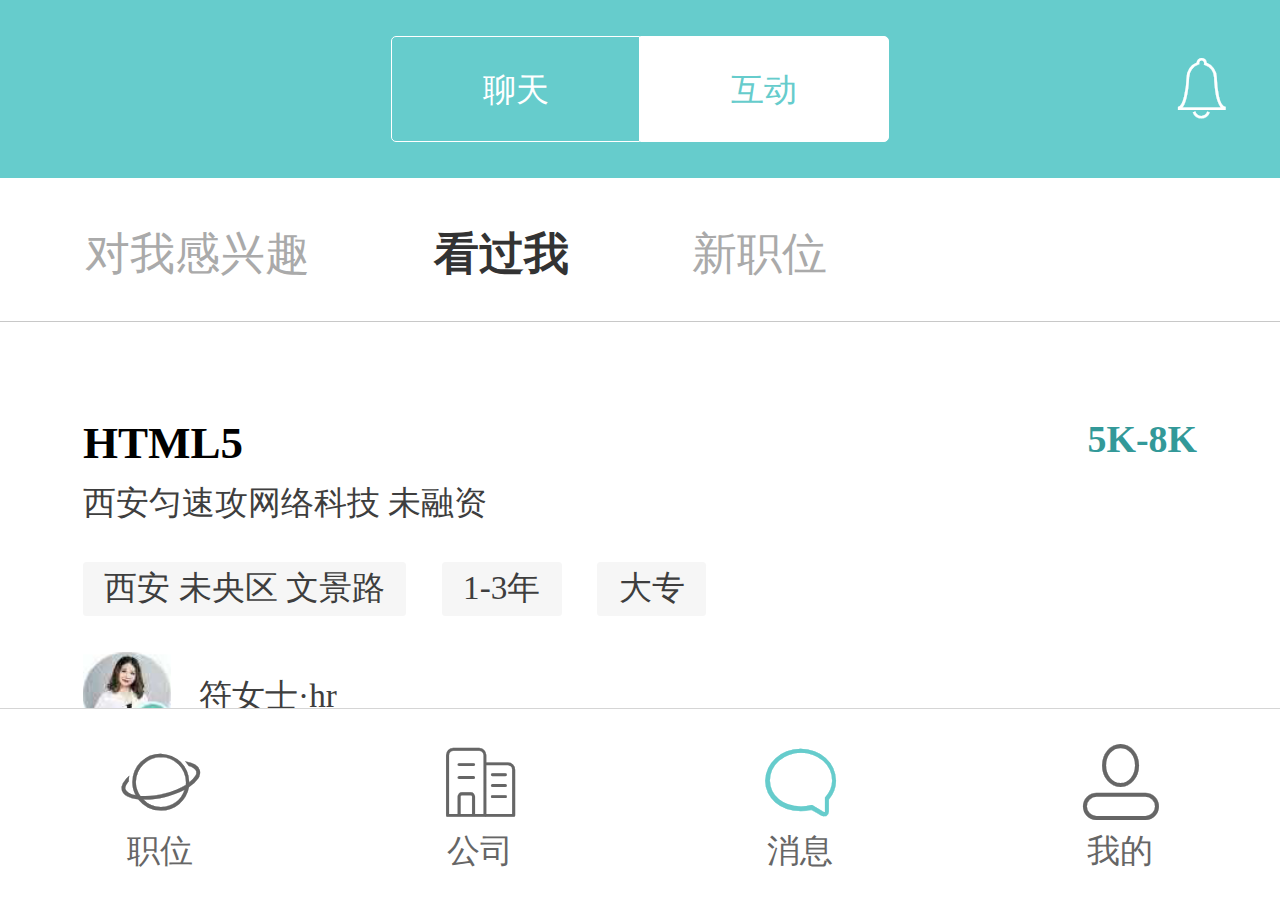
<file: html/play_each_n1.html>
<!DOCTYPE html>
<html>
	<head>
		<meta charset="UTF-8">
		<meta name="viewport" content="width=device-width,initial-scale=1,minimum-scale=1,maximum-scale=1,user-scalable=no" />
		<title></title>
		<link rel="stylesheet" href="../css/public.css" />
		<link rel="stylesheet" href="../css/play_each_n1.css" />
	</head>

	<body>
		<div class="all-1">
			<header>
					<ul>

						<li>
							<a href="#"><i class="iconfont"></i></a>
						</li>


						<li>
							<a href="chat.html">聊天</a>
							<a href="#">互动</a>
						</li>


						<li>
							<a href="#"><i class="iconfont">&#xe632;</i></a>
						</li>
					</ul>

					<ul>
						<li><a href="play_each_n3.html" class="a1">对我感兴趣</a></li>
						<li><a href="play_each_n1.html" class="a2">看过我</a></li>
						<li><a href="play_each_n2.html" class="a3">新职位</a></li>
					</ul>


			</header>
			<main>

				<article  class="art_1">
					<section>
						<div>
							<span>HTML5</span>
							<span>5K-8K</span>
						</div>
							<p>西安匀速攻网络科技 未融资</p>

							<p>
								<span>西安  未央区  文景路</span>
								<span>1-3年</span>
								<span>大专</span>
							</p>


							<p>
								<span><img src="./../img/headimg.png"/></span>
								<span>符女士·hr</span>
							</p>

							<p>
								<span>1个小时前查看了您</span>
							</p>

					</section>


					<section>
						<div>
							<span>软件测试</span>
							<span>5K-8K</span>
						</div>
							<p>西安匀速攻网络科技 未融资</p>

							<p>
								<span>西安  未央区  文景路</span>
								<span>1-3年</span>
								<span>大专</span>
							</p>


							<p>
								<span><img src="./../img/headimg.png"/></span>
								<span>符女士·人事总监</span>
							</p>

							<p>
								<span>2个月前查看了您</span>
							</p>

					</section>


					<section>
						<div>
							<span>软件实施工程师</span>
							<span>14K-18K</span>
						</div>
							<p>西安匀速攻网络科技 未融资</p>

							<p>
								<span>西安  未央区  文景路</span>
								<span>1-3年</span>
								<span>大专</span>
							</p>


							<p>
								<span><img src="./../img/headimg.png"/></span>
								<span>符女士·人事总监</span>
							</p>

							<p>
								<span>1个星期前查看了您</span>
							</p>

					</section>


					<section>
						<div>
							<span>Java</span>
							<span>9K-11K</span>
						</div>
							<p>西安匀速攻网络科技 未融资</p>

							<p>
								<span>西安  未央区  文景路</span>
								<span>1-3年</span>
								<span>大专</span>
							</p>


							<p>
								<span><img src="./../img/headimg.png"/></span>
								<span>符女士·人事总监</span>
							</p>

							<p>
								<span>3天前查看了您</span>
							</p>

					</section>


					<section>
						<div>
							<span>Python</span>
							<span>8K-10K</span>
						</div>
							<p>西安匀速攻网络科技 未融资</p>

							<p>
								<span>西安  未央区  文景路</span>
								<span>1-3年</span>
								<span>大专</span>
							</p>


							<p>
								<span><img src="./../img/headimg.png"/></span>
								<span>符女士·人事总监</span>
							</p>

							<p>
								<span>1个月前查看了您</span>
							</p>

					</section>
				</article>

			</main>
			<footer>
				<ul>
					<li><a href="../index.html"><i class="iconfont">&#xe74f;</i><span>职位</span></a></li>
					<li><a href="company.html"><i class="iconfont">&#xe6e6;</i><span>公司</span></a></li>
					<li><a href="chat.html"><i class="iconfont">&#xe61e;</i><span>消息</span></a></li>
					<li><a href="me.html"><i class="iconfont">&#xe603;</i><span>我的</span></a></li>
				</ul>

			</footer>
		</div>
	</body>
</html>
<script type="text/javascript" src="../js/jquery-1.8.3.min.js" ></script>
<script type="text/javascript">
</script>
</file>
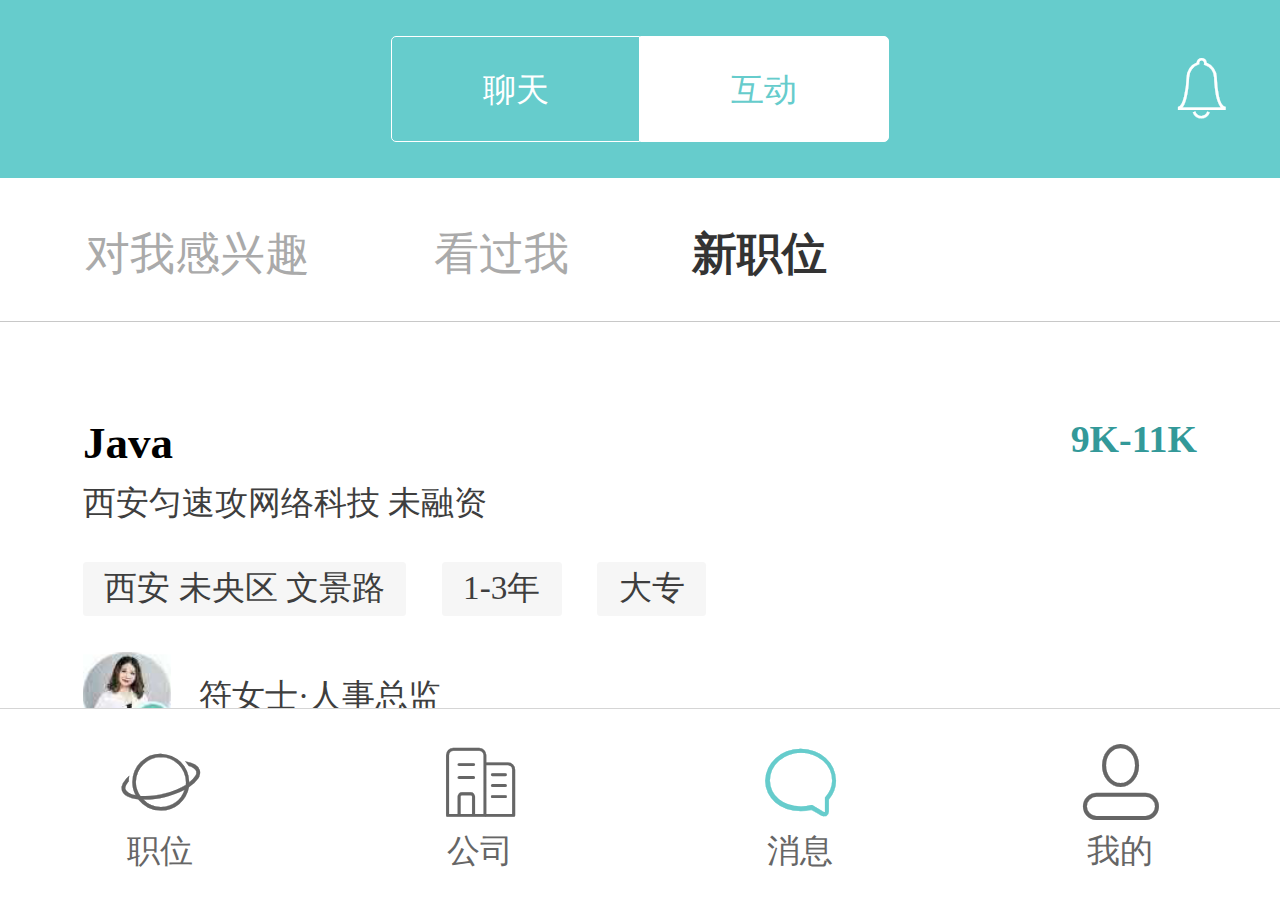
<file: html/play_each_n2.html>
<!DOCTYPE html>
<html>
	<head>
		<meta charset="UTF-8">
		<meta name="viewport" content="width=device-width,initial-scale=1,minimum-scale=1,maximum-scale=1,user-scalable=no" />
		<title></title>
		<link rel="stylesheet" href="../css/public.css" />
		<link rel="stylesheet" href="../css/play_each_n2.css" />
	</head>

	<body>
		<div class="all-1">
			<header>
					<ul>

						<li>
							<a href="#"><i class="iconfont"></i></a>
						</li>


						<li>
							<a href="chat.html">聊天</a>
							<a href="#">互动</a>
						</li>


						<li>
							<a href="#"><i class="iconfont">&#xe632;</i></a>
						</li>
					</ul>

					<ul>
						<li><a href="play_each_n3.html" class="a1">对我感兴趣</a></li>
						<li><a href="play_each_n1.html" class="a2">看过我</a></li>
						<li><a href="play_each_n2.html" class="a3">新职位</a></li>
					</ul>


			</header>
			<main>

				<article  class="art_1">
					<section>
						<div>
							<span>Java</span>
							<span>9K-11K</span>
						</div>
						<p>西安匀速攻网络科技 未融资</p>

						<p>
							<span>西安  未央区  文景路</span>
							<span>1-3年</span>
							<span>大专</span>
						</p>


						<p>
							<span><img src="./../img/headimg.png"/></span>
							<span>符女士·人事总监</span>
						</p>
					</section>

					<section>
						<div>
							<span>Java</span>
							<span>9K-11K</span>
						</div>
						<p>西安匀速攻网络科技 未融资</p>

						<p>
							<span>西安  未央区  文景路</span>
							<span>1-3年</span>
							<span>大专</span>
						</p>


						<p>
							<span><img src="./../img/headimg.png"/></span>
							<span>符女士·人事总监</span>
						</p>
					</section>

					<section>
						<div>
							<span>Java</span>
							<span>9K-11K</span>
						</div>
						<p>西安匀速攻网络科技 未融资</p>

						<p>
							<span>西安  未央区  文景路</span>
							<span>1-3年</span>
							<span>大专</span>
						</p>


						<p>
							<span><img src="./../img/headimg.png"/></span>
							<span>符女士·人事总监</span>
						</p>
					</section>

					<section>
						<div>
							<span>Java</span>
							<span>9K-11K</span>
						</div>
						<p>西安匀速攻网络科技 未融资</p>

						<p>
							<span>西安  未央区  文景路</span>
							<span>1-3年</span>
							<span>大专</span>
						</p>


						<p>
							<span><img src="./../img/headimg.png"/></span>
							<span>符女士·人事总监</span>
						</p>
					</section>



				</article>

			</main>
			<footer>
				<ul>
					<li><a href="../index.html"><i class="iconfont">&#xe74f;</i><span>职位</span></a></li>
					<li><a href="company.html"><i class="iconfont">&#xe6e6;</i><span>公司</span></a></li>
					<li><a href="chat.html"><i class="iconfont">&#xe61e;</i><span>消息</span></a></li>
					<li><a href="me.html"><i class="iconfont">&#xe603;</i><span>我的</span></a></li>
				</ul>

			</footer>
		</div>
	</body>
</html>
</file>
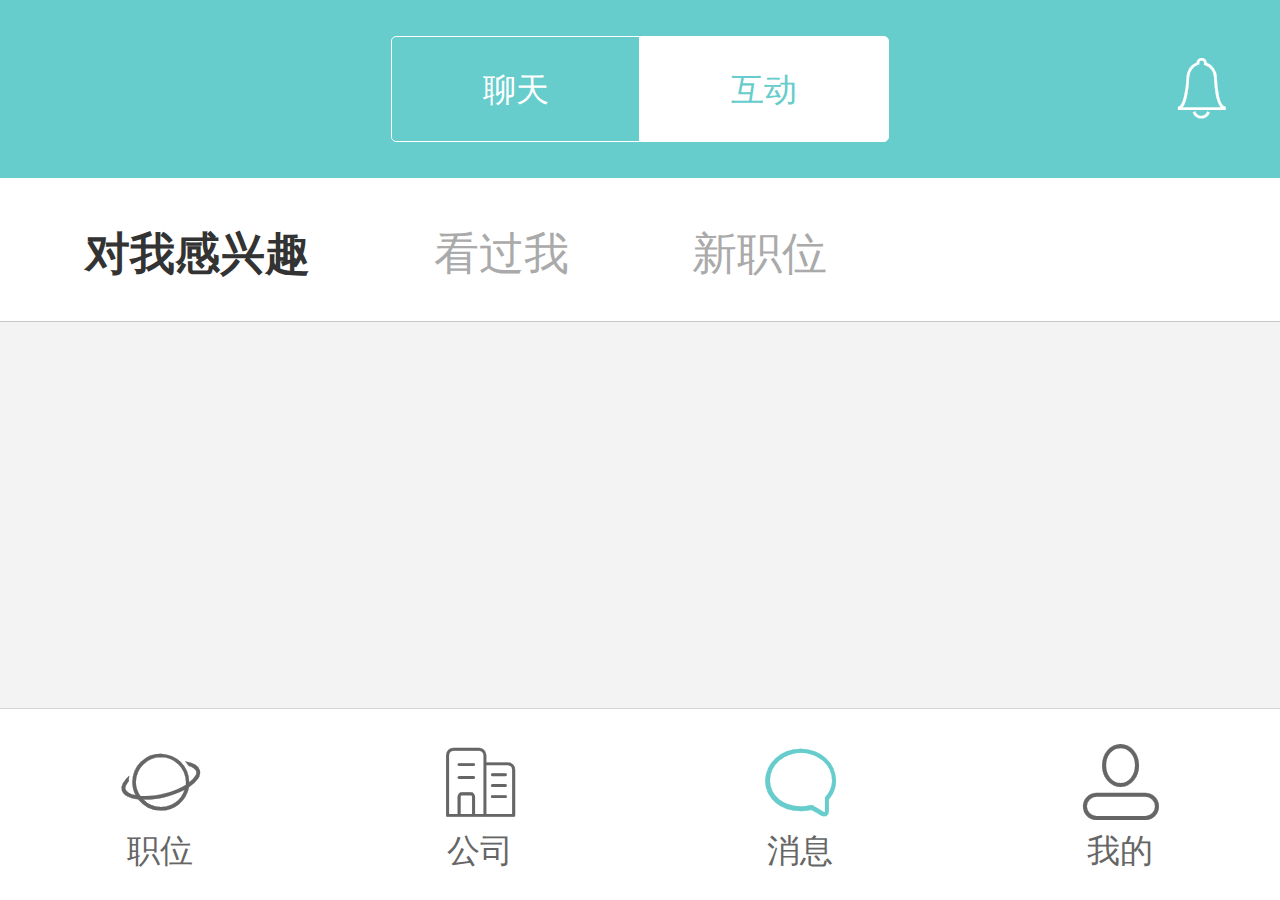
<file: html/play_each_n3.html>
<!DOCTYPE html>
<html>
	<head>
		<meta charset="UTF-8">
		<meta name="viewport" content="width=device-width,initial-scale=1,minimum-scale=1,maximum-scale=1,user-scalable=no" />
		<title></title>
		<link rel="stylesheet" href="../css/public.css" />
		<link rel="stylesheet" href="../css/play_each_n3.css" />
	</head>

	<body>
		<div class="all-3">
			<header>
				<ul>

					<li>
						<a href="#"><i class="iconfont"></i></a>
					</li>


					<li>
						<a href="chat.html">聊天</a>
						<a href="#">互动</a>
					</li>


					<li>
						<a href="#"><i class="iconfont">&#xe632;</i></a>
					</li>
				</ul>

				<ul>
					<li><a href="play_each_n3.html" class="a1">对我感兴趣</a></li>
					<li><a href="play_each_n1.html" class="a2">看过我</a></li>
					<li><a href="play_each_n2.html" class="a3">新职位</a></li>
				</ul>
			</header>

			<main>
				<div class="contain-box">
					<div>
						<img src="../img/n3-1.png" />
					</div>

					<div>
						<p>还没有BOSS对你感兴趣哦，快去主动联系吧~</p>
					</div>

					<div>
						<input type="button" value="找职位" />
					</div>
				</div>
			</main>

			<footer>
				<ul>
					<li><a href="../index.html"><i class="iconfont">&#xe74f;</i><span>职位</span></a></li>
					<li><a href="company.html"><i class="iconfont">&#xe6e6;</i><span>公司</span></a></li>
					<li><a href="chat.html"><i class="iconfont">&#xe61e;</i><span>消息</span></a></li>
					<li><a href="me.html"><i class="iconfont">&#xe603;</i><span>我的</span></a></li>
				</ul>

			</footer>
		</div>
	</body>
</html>
</file>
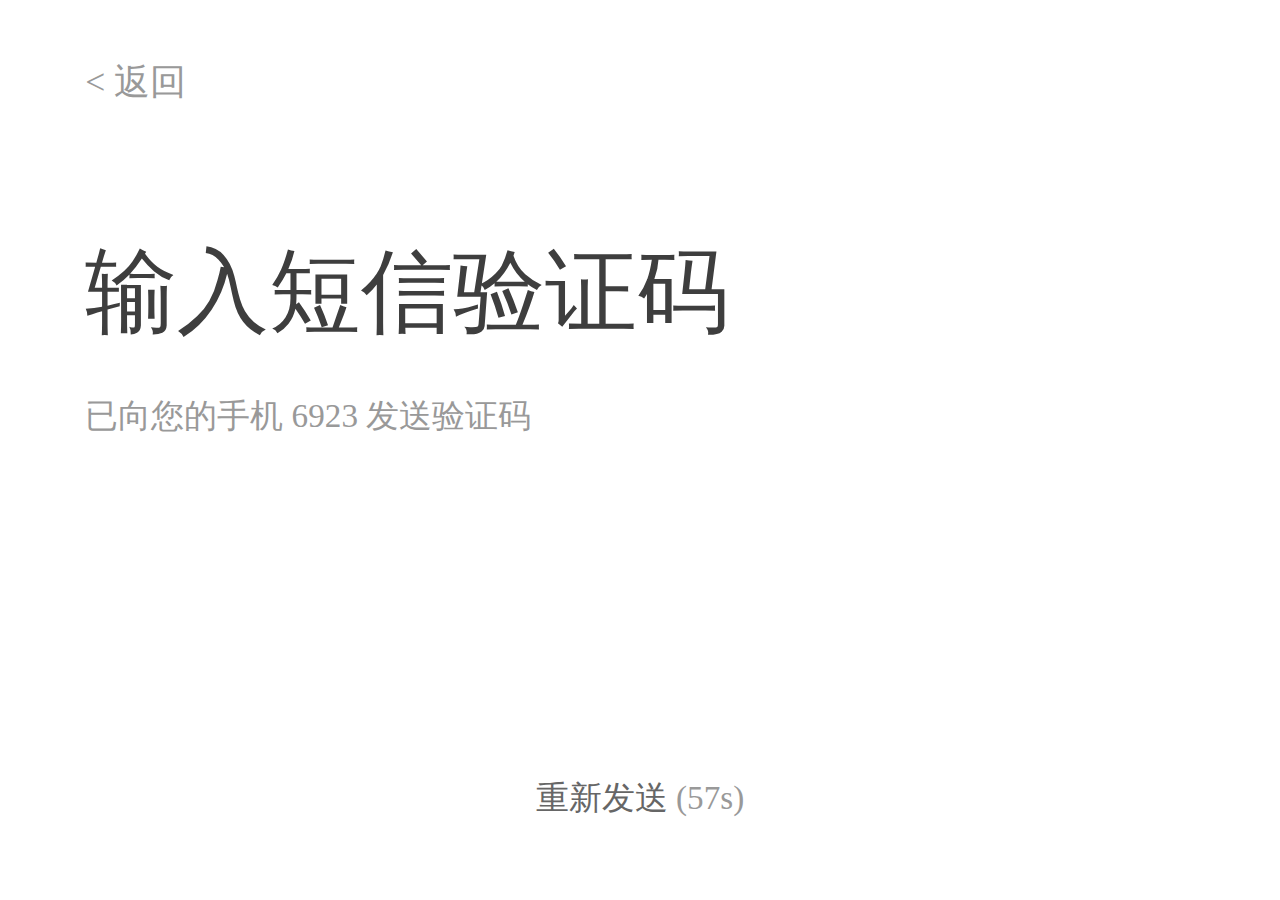
<file: html/regCode.html>
<!DOCTYPE html>
<html>
	<head>
		<meta charset="UTF-8">
		<meta name="viewport" content="width=device-width,initial-scale=1,minimum-scale=1,maximum-scale=1,user-scalable=no" />
		<title></title>
	</head>
	<link rel="stylesheet" href="../css/public.css" />
	<link rel="stylesheet" href="../css/regCode.css"/>
	<body>
		<div class="all">
			<header>
				<a href="login.html">< 返回</a>
				<h1>输入短信验证码</h1>
				<p>已向您的手机<span> 6923 </span>发送验证码</p>
			</header>

			<main>
				<div>
					<ul class="code-four">
						<li><span><input type="text"  maxlength="1"/></span></li>
						<li><span><input type="text"   maxlength="1"/></span></li>
						<li><span><input type="text"  maxlength="1" /></span></li>
						<li><span><input type="text"   maxlength="1"/></span></li>
					</ul>
				</div>

				<div>
					<p><a class='receive' href="#">重新发送 </a>  (<span class="seconds">60</span>s)</p>
				</div>

				<div>
					<input type="submit" value='下一步' />
				</div>

				<div>
					<a href="#">语音接听验证码</a>
				</div>
			</main>
		</div>
	</body>
</html>
<script type="text/javascript" src="../js/jquery-1.8.3.min.js" ></script>
<script type="text/javascript">
window.onload = function(){
	seconds();
	$('.receive').click(function(){
		let num = parseInt( $('.seconds').html(60) );
		seconds();
	});

	codeReg();




}


	function codeReg(){
		$('.code-four li input').each(function(){
			$(this).keydown(function(e){
				if( $(this).val().length >=1 ){
					$(this).parents('li').next().find('input').focus();
				}else{
					if(e.keyCode == 8){
						$(this).html('');
						$(this).parents('li').prev().find('input').focus();
					}
				}
			});
		})
	}


	let timer = null;
	function seconds(){
		if(timer != null){
			return;
		}
		let num = parseInt( $('.seconds').html() );
			 timer = setInterval(function(){
				num--;
				$('.seconds').html(num);
				if(num <= 0){
					num = 0;
					clearInterval(timer);
					timer = null;
				}
			},200);
		}

</script>
</file>
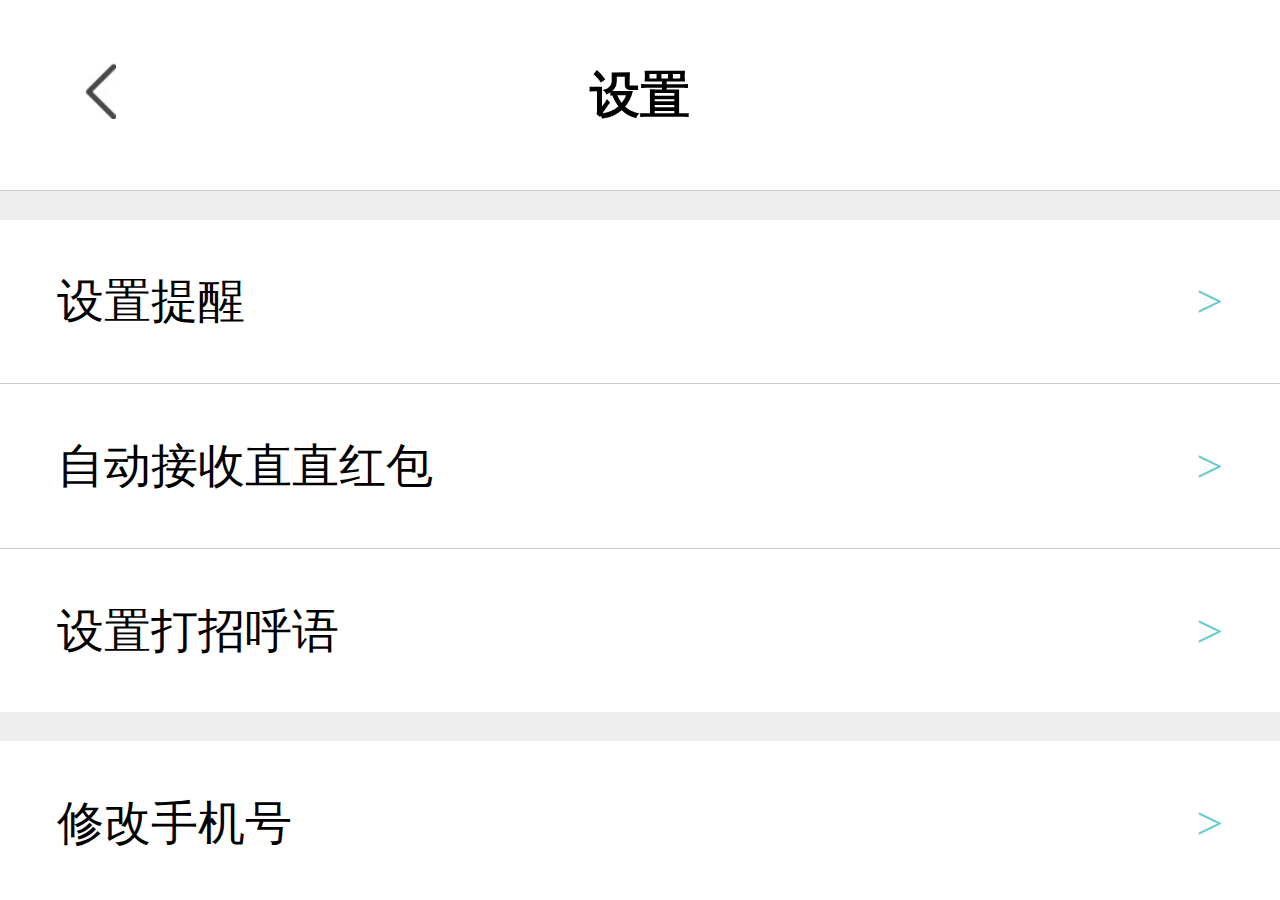
<file: html/settings.html>
<!DOCTYPE html>
<html>
	<head>
		<meta charset="UTF-8">
		<meta name="viewport" content="width=device-width,initial-scale=1,minimum-scale=1,maximum-scale=1,user-scalable=no" />
		<title>这是设置</title>
		<link rel="stylesheet" href="../css/public.css" />
		<link rel="stylesheet" href="../css/settings.css" />
	</head>
	<body>
		<div class="all">
			<header>
				<div>
					设置
					<span class="jump"></span>
				</div>
			</header>

			<main>
				<section>
					<div>
						<span>设置提醒</span>
						<span></span>
						<span>></span>
					</div>

					<div>
						<span>自动接收直直红包</span>
						<span></span>
						<span>></span>
					</div>

					<div>
						<span>设置打招呼语</span>
						<span></span>
						<span>></span>
					</div>

					<div>
						<span>修改手机号</span>
						<span></span>
						<span>></span>
					</div>
					<div>
						<span>设置密码</span>
						<span></span>
						<span>></span>
					</div>

					<div>
						<span>绑定微信号</span>
						<span>未绑定</span>
						<span>></span>
					</div>

					<div>
						<span>版本更新</span>
						<span>当前6.3.11</span>
						<span>></span>
					</div>

					<div>
						<span>帮助与反馈</span>
						<span></span>
						<span>></span>
					</div>

					<div>
						<span>关于我们</span>
						<span></span>
						<span>></span>
					</div>

					<div>
						<span>切换身份</span>
						<span>牛人</span>
						<span>></span>
					</div>

					<div>
						<input type="button" value='退出登录' class="btn"/>
					</div>
				</section>
			</main>
		</div>
	</body>

</html>
<script type="text/javascript" src="../js/jquery-1.8.3.min.js" ></script>
<script type="text/javascript">

$(function(){
	$(".jump").click(function(){
		location.href = "me.html";
	});


	$(".btn").click(function(){
		location.href = 'login.html';
	});




})
</script>
</file>
<file: css/public.css>
@charset "utf-8";
/* CSS Document */


/*===============================================公共样式==========================================================================*/
body,h1,h2,h3,h4,h5,h5,h6,a,p,img,ul,ol,dl,li,dd,dt,input,table,td,tr,figcaption,figure{
	padding:0;
	margin:0;
	border:0;
}

ul,ol,dl{
	list-style:none;
	}

input{
	outline:none;
	}

body{
	font-size:.14rem;
	color:#3e3e3e;
	font-family:"微软雅黑";
	background: #fff;
}

body,html{
	height:100%;
	width:100%;
}


html{
	font-size:18.52vw;
}


a{
	text-decoration:none;
	}


header,nav,aside,main,article,section,footer,figure,figcaption{
	display:block;
	}
*{
	box-sizing:border-box;
	}

icon{
	padding:0;
	margin:0;
}

img{
	display: block;
	border:0;
 }

@font-face {
	font-family: 'iconfont';
	src: url('../font/iconfont.eot');
	src: url('../font/iconfont.eot?#iefix') format('embedded-opentype'),
	url('../font/iconfont.woff') format('woff'),
	url('../font/iconfont.ttf') format('truetype'),
	url('../font/iconfont.svg#iconfont') format('svg');
}

.iconfont{
	font-family:"iconfont" !important;
	font-style:normal;
	-webkit-font-smoothing: antialiased;
	-webkit-text-stroke-width: 0.2px;
	-moz-osx-font-smoothing: grayscale;
}


main::-webkit-scrollbar{
	display: none;
}
</file>
<file: css/index.css>
.all{
	display:flex;
	height:100%;
	flex-direction:column;
	background:#f5f5f5;
}

/*-======================header=====================*/
header{
	background:#66cccc;
	height:.72rem;
	display:flex;
	justify-content:space-between;
}

header div{height:.72rem;}

header div ul{
	display:flex;
	line-height:.72rem;
	height:100%;
}
header div:nth-of-type(1) ul li{margin-left:.31rem;}

header div:nth-of-type(1) ul li a{
	color:#fff;
	font-size:.15rem;
}

header div:nth-child(2) ul li a{
	color:#fff;
	padding:0 .2rem;
}

header div:nth-child(2) ul li a i{font-size:.28rem;}

header div:nth-child(2) ul li:nth-of-type(2) a{border-left:1px solid #fff;}

/*-======================nav=====================*/
nav {
	height:.61rem;
}
nav ul{
	display:flex;
	height:100%;
	line-height: .61rem;
}

nav ul li{flex:1;background: #fff;}

nav ul li a{
	border-right:1px solid #ccc;
	padding:0 .58rem 0 .4rem;
	color:#4e4e4e;
	background:url(../img/top.png) no-repeat .83rem center;
	background-size:.1rem auto;

}

nav ul li:last-of-type a{border:0;}







/*-======================main=====================*/
main{flex:1;overflow:auto;background: #f3f3f3;}
main .banner{height:2.05rem;}
main .banner img{height:100%;width:100%;}
article section{height:2.12rem;display:flex;flex-direction:column;padding:0 .35rem;margin-bottom: .1rem;background: #fff;box-shadow: 5px 5px 40px #e3e3e3, -5px -0px 40px #e3e3e3;}
article section div{display:flex;margin:.3rem 0 .05rem 0}
article section div span{flex: 1;}
article section div span:nth-of-type(1){color:#000;font-size:.19rem;font-weight: 600;}
article section div span:nth-of-type(2){color:#339999;font-size:.16rem;font-weight: 600;text-align: right;}

article section p:nth-of-type(2){display: flex;justify-content: flex-start;}
article section p:nth-of-type(2) span{border-radius:.015rem;margin:.15rem .15rem .15rem 0;padding:.02rem .09rem;background: #eee;}
article section p:nth-of-type(3){display: flex;height:.37rem;margin-bottom:.3rem;}
article section p:nth-of-type(3) img{width:.37rem;height:.37rem;margin-right:.12rem;}
article section p:nth-of-type(3) span{line-height:.37rem;}










/*-======================footer=====================*/
footer{
	height:.81rem;
	background:#fff;
	border-top:1px solid #d5d5d5;
}
footer ul{
	height:100%;
	display:flex;
	text-align:center;
}
footer ul li{flex:1;}

footer ul li a{display:flex;
	flex-direction:column;
	width:100%;
	height:100%;
	justify-content:center;
}
footer ul li a i{
	font-size:.36rem;
	color:#666666
}

footer ul li:nth-of-type(1) a i{
	color:#66cccc;
}

footer ul li a:hover>i{
	color:#66cccc;
}


footer ul li a span{color:#666;}
</file>
<file: font/iconfont.css>
@font-face {font-family: "iconfont";
  src: url('iconfont.eot?t=1540279966251'); /* IE9*/
  src: url('iconfont.eot?t=1540279966251#iefix') format('embedded-opentype'), /* IE6-IE8 */
  url('[data-uri]') format('woff'),
  url('iconfont.ttf?t=1540279966251') format('truetype'), /* chrome, firefox, opera, Safari, Android, iOS 4.2+*/
  url('iconfont.svg?t=1540279966251#iconfont') format('svg'); /* iOS 4.1- */
}

.iconfont {
  font-family:"iconfont" !important;
  font-size:16px;
  font-style:normal;
  -webkit-font-smoothing: antialiased;
  -moz-osx-font-smoothing: grayscale;
}

.icon-naoling:before { content: "\e632"; }

.icon-iconset0456:before { content: "\e74f"; }

.icon-xiaoxi:before { content: "\e61e"; }

.icon-saoyisao:before { content: "\e611"; }

.icon-shezhi:before { content: "\e626"; }

.icon-fangdajing:before { content: "\e614"; }

.icon-company:before { content: "\e6e6"; }

.icon-plus:before { content: "\e6f3"; }

.icon-wode:before { content: "\e603"; }
</file>
<file: css/chat.css>
/*------------------------------header---------------------------*/
.all{height:100%;display: flex;flex-direction:column;}

header{
	height:.75rem;
	background: #66CCCC;
	margin-bottom:.1rem ;
}

header ul{
	height:100%;
	display: flex;
	justify-content: space-between;
	align-items: center;
}
header ul li:nth-of-type(1),header ul li:nth-of-type(3){
	width:.66rem;
	height:100%;
}
header ul li:nth-of-type(2){
	display: flex;
	width:2.1rem;
	overflow: hidden;
}
header ul li:nth-of-type(2) a{
	flex:1;
	text-align: center;
	height:.45rem;
	line-height: .45rem;
	border:1px solid #fff;
	color:#fff;

}
header ul li:nth-of-type(2) a:nth-of-type(1){
	background: #fff;
	color:#66CCCC;
	border-radius:5px 0 0 5px;
}

header ul li:nth-of-type(2) a:nth-of-type(2){
	border-radius:0 5px 5px 0;
}



header ul li:nth-of-type(3) a{
	display: flex;
	height:100%;
}
header ul li:nth-of-type(3) i{
	margin:auto;
	font-size: .3rem;
	color:#fff;
}


/*---------------------------main----------------------------*/
main{flex:1;overflow: auto;}
main .connect-people{
	height:.7rem;
	display: flex;
	align-items:center ;
	position:relative
}

main .connect-people span:nth-of-type(1){
	padding-left:.37rem;
	font-size: .22rem;
	color:#000;
}

main .connect-people span:nth-of-type(2){
	text-align: right;
	border:1px solid #ccc;
	position: absolute;
	right:.3rem;
	padding:.044rem .1rem;
	border-radius: 3px;
	color:#999;
}


main .list-info{
	display: flex;
	padding:0 .16rem;
	width: 100%;
	flex-direction: column;
	overflow-x: hidden;
}
main .list-info div{
	width:6.4rem;
	height:1.1rem;;
	border-bottom: 1px solid #C8C8C8;
	display: flex;
}

main .list-info div div{
	width:1rem;
	margin:auto;
	display: flex;
	align-items: center;
}


main .list-info div div span{
	flex:1;
	text-align: center;
	padding:.08rem 0;
	color:#fff;
	background: #c53200;
}
main .list-info div div span:nth-of-type(2){
	background: #fff;
	color:#333333;
}




main .list-info dl{
	flex:1;
	width:3.75rem;
	display: flex;
	height:1.1rem;
	align-items: center;

}
main .list-info dl dt{
	height:.75rem;
	width:.75rem;
	margin-left:.15rem;
}
main .list-info dl dt img{
	width:100%;
	height:100%;
	overflow: hidden;
	border-radius: 50%;
}

main .list-info dl dd{
	padding-left:.18rem;
}
main .list-info dl dd p:nth-of-type(1) span:nth-of-type(1){
	font-size:.17rem;
	color:#999;
	margin-left:.13rem;
}


main .list-info dl dd p:nth-of-type(1) span:nth-of-type(2){
	font-size:.17rem;
	color:#999;
	position: absolute;
	right:0;

}

main .list-info dl dd p:nth-of-type(2){
	color:#999;
	font-size:.18rem;
}
main .list-info dl dd p{
	padding:.05rem 0;
	position: relative;
	width:4rem;
}






/*------------------------footer------------------------*/
footer{height:.81rem;background:#fff;border-top:1px solid #d5d5d5;}
footer ul{height:100%;display:flex;text-align:center;}
footer ul li{flex:1;}
footer ul li a{display:flex;flex-direction:column;width:100%;height:100%;justify-content:center;}
footer ul li a i{font-size:.36rem;color:#666666}
footer ul li:nth-of-type(3) a i{color:#66cccc;}
footer ul li a:hover>i{color:#66cccc;}
footer ul li a span{color:#666;}
</file>
<file: css/company.css>
.all{
	display:flex;
	height:100%;
	flex-direction:column;
	background:#f5f5f5;
}

/*-======================header=====================*/
header{
	background:#66cccc;
	height:.72rem;
	display:flex;
	justify-content:space-between;
}

header div{height:.72rem;}

header div ul{
	display:flex;
	line-height:.72rem;
	height:100%;
}

header div:nth-of-type(1) ul li{padding-left:2.55rem;}


header div:nth-of-type(1) ul li a{

	color:#fff;
	font-size:.19rem;
}


header div:nth-child(2) ul li a{
	color:#fff;
	padding:0 .2rem;
}

header div:nth-child(2) ul li a i{font-size:.28rem;}

header div:nth-child(2) ul li:nth-of-type(2) a{border-left:1px solid #fff;}





/*-======================nav=====================*/
nav {
	height:.61rem;
	border-bottom: 1px solid #ccc;
}
nav ul{
	display:flex;
	height:100%;
	line-height: .61rem;
}

nav ul li{flex:1;background: #fff;}

nav ul li a{
	border-right:1px solid #ccc;
	padding:0 .76rem 0 .68rem;
	color:#4e4e4e;
	background:url(../img/top.png) no-repeat 1.15rem center;
	background-size:.1rem auto;

}

nav ul li:last-of-type a{border:0;}







/*---------------这是mian-------------*/
main{flex:1;overflow: auto;background: #e8e8e8;}


/*-----------这是公司列表（详情）----------*/
article section{
	background: #fff;
	margin-bottom:.12rem;
	padding:.21rem .29rem  0 .29rem;
	box-shadow: .04rem .04rem .06rem #e4e4e4, .04rem .04rem .06rem #e4e4e4;
}
article section dl{
	display: flex;
}

article section dl dt{
	width:.71rem;
	height:.71rem;
}
article section dl dt img{
	width:100%;
	height:100%;
}

article section dl dd{
	padding:.08rem 0;
	margin-left:.24rem
}
article section dl dd p{
	line-height:1.5;
	color:#000;
}
article section dl dd p:nth-of-type(1){
	font-size:.22rem;

}

article section dl dd p:nth-of-type(2){
	font-size:.17rem;

}

article section>p:nth-of-type(1) {
	margin:.22rem 0

}
article section>p:nth-of-type(1) span{
	margin-right:.14rem;
	background: #f5f5f5;
	padding:.04rem .05rem;
	border-radius: .03rem;
	color:#999

}

article section>p:nth-of-type(2){

	border-top:1px solid #ccc;
	padding:.26rem 0;
	background: url(../img/right.png) no-repeat 4.72rem center ;
	background-size:.1rem auto;
}
article section>p:nth-of-type(2) span{
	color:#66cccc;

}








/*-======================footer=====================*/
footer{
	height:.81rem;
	background:#fff;
	border-top:1px solid #d5d5d5;
}
footer ul{
	height:100%;
	display:flex;
	text-align:center;
}
footer ul li{flex:1;}

footer ul li a{display:flex;
	flex-direction:column;
	width:100%;
	height:100%;
	justify-content:center;
}
footer ul li a i{
	font-size:.36rem;
	color:#666666
}

footer ul li:nth-of-type(2) a i{
	color:#66cccc;
}

footer ul li a:hover>i{
	color:#66cccc;
}


footer ul li a span{color:#666;}
</file>
<file: css/login.css>
.all{
	display: flex;
	flex-direction: column;
	height:100%;
	padding:0 .36rem;
}

.all header{
	margin-top:.56rem;
}
.all header h1{
	font-size:.39rem ;
	padding:.49rem 0;
	font-weight: 100;
}



.all main{
	flex: 1;
	overflow: auto;

}
.all main .phone-write{
	height:.88rem;
	display: flex;
	align-items: center;
	border-bottom:1px solid #ccc;
	margin-bottom: .48rem;
	position: relative;
}
.all main .phone-write span:nth-of-type(1){
	width:.62rem;
	background: url(../img/bottom.png) no-repeat right center;
	background-size: .16rem auto;
}

.all main .phone-write span:nth-of-type(2){
	position:absolute;
	left:0;
	top:0.88rem;
	height:.48rem;
	line-height:.48rem;
	color:#ca0c16;
	display: none;
	font-size:.18rem;
	text-align: center;
}



.all main .phone-write input{
	margin-left:.2rem;
	width:2.5rem;
	height:.23rem;
	border:0;
	font-size:.23rem;
}

.all main .btn{
	height:.67rem;
}
.all main .btn input{
	height:100%;
	background:#999;
	width:100%;
	font-size:.23rem;
	color:#fff;
}
.all main .login-each-other{
	margin:.33rem 0;
}

.all main .login-each-other a{
	color:#444;
}





/*----------------------------------footer--------------------------------------*/

.all footer{
	height:2.48rem;
	margin-bottom: .25rem;
}
.all footer div{
	height:100%;
	display: flex;
	flex-direction: column;
	align-items:center;
}
.all footer div h3{
	font-weight: 100;
	font-size: .2rem;
	padding: .18rem 0;
	text-align: center;

}

.all footer div img{
	width:.9rem;
	height:.9rem;
	border-radius: 50%;


}
.all footer div p{
	font-size:.16rem;
	padding:.42rem 0;
	color:#aaa;

}
.all footer div p a{
	color:#333;
}







/*----------------------------------all-copy---------------------------------*/

.all-copy{
	display: flex;
	flex-direction: column;
	height:100%;
	padding:0 .36rem;
	display: none;
}

.all-copy header{
	padding-top:.56rem;
	background: url(../img/left.png) no-repeat left .25rem;
	background-size: .13rem auto;
}
.all-copy header h1{
	font-size:.39rem ;
	padding:.49rem 0;
	font-weight: 100;
}




.all-copy main{
	flex: 1;
	overflow: auto;
}
.all-copy main .phone-write{
	height:.88rem;
	display: flex;
	align-items: center;
	border-bottom:1px solid #ccc;
}

.all-copy main .phone-write span{
	width:.62rem;
	background: url(../img/bottom.png) no-repeat right center;
	background-size: .16rem auto;
}
.all-copy main .phone-write input{
	margin-left:.2rem;
	width:2.5rem;
	height:.23rem;
	border:0;
	font-size:.23rem;
}



.all-copy main .password-num{
	height:1rem;
	display: flex;
	align-items: center;
	border-bottom:1px solid #ccc;
	margin-bottom: .24rem;
	position: relative;

}
.all-copy main .password-num input{
	font-size:.2rem;
	color:#999;
}
.all-copy main .password-num  span{
	background: url(../img/pass1.png) no-repeat right center;
	background-size:.27rem .2rem;
	display: block;
	width: .27rem;
	height:.2rem;
	position: absolute;
	right:0;
}


.all-copy main .btn{
	height:.67rem;
}
.all-copy main .btn input{
	height:100%;
	background:#999;
	width:100%;
	font-size:.23rem;
	color:#fff;
}
.all-copy main .login-each-other{
	padding:.33rem 0;
}

.all-copy main .login-each-other p{
	display: flex;
}
.all-copy main .login-each-other p a{
	flex:1;
	color:#444;
}
.all-copy main .login-each-other p a:nth-of-type(2){
	text-align: right;
	color:#66CCCC;
}


/*----------------------------------footer--------------------------------------*/

.all-copy footer{
	height:2.48rem;
}
.all-copy footer div{
	height:100%;
	display: flex;
	flex-direction: column;
	align-items:center;
}
.all-copy footer div h3{
	font-weight: 100;
	font-size: .2rem;
	padding: .18rem 0;
	text-align: center;

}

.all-copy footer div img{
	width:.9rem;
	height:.9rem;
	border-radius: 50%;

}
</file>
<file: css/me.css>
.all{
	display:flex;
	height:100%;
	flex-direction:column;
	background:#f5f5f5;
}

/*----------------------header-----------------------------------*/
header{height:2.82rem;padding:0 .24rem;background: #66CCCC;}
header div:nth-of-type(1){height:.75rem;}
header div:nth-of-type(1) ul{display: flex;justify-content: space-between;height:.75rem;line-height:.75rem;}
header div:nth-of-type(1) ul li a i{font-size: .26rem;color:#fff;}


header div:nth-of-type(2){height:1.49rem;padding-top:.58rem;}
header div:nth-of-type(2) ul{display: flex;justify-content:space-between;}
header div:nth-of-type(2) ul li{flex: 1;}
header div:nth-of-type(2) ul li:nth-of-type(1) h3{margin-top:.17rem ;}
header div:nth-of-type(2) ul li:nth-of-type(1) h3 a{font-size:.39rem ;color:#fff;}
header div:nth-of-type(2) ul li:nth-of-type(1) span a{font-size:.19rem ;color:#fff;line-height: 3;}
header div:nth-of-type(2) ul li:nth-of-type(2){text-align: center;}
header div:nth-of-type(2) ul li:nth-of-type(2) img{width:.9rem;height:.9rem;margin-left:50%;border-radius:50%;}






/*-======================main=====================*/
main{
	flex:1;
	overflow:auto;
	background: #f3f3f3;
}

main .nav_list{
	height:.91rem;
	background:#fff;
	margin-bottom: .15rem;
}

main .nav_list ul{
	display: flex;
	text-align:center;
	height:100%;
	border-bottom:1px solid #c8c8c8;
}

main .nav_list ul li{
	flex: 1;
	height:100%;
	background: url(../img/dashed.png) no-repeat right center;
	background-size:1px .48rem ;
}

main .nav_list ul li:nth-of-type(4){background:none;}

main .nav_list ul li a p:nth-of-type(1){
	color:#000;
	font-size: .18rem;
	line-height: 1.8;
	margin-top:.15rem;
}

main .nav_list ul li a p:nth-of-type(2){
	color:#999;
	font-size: .15rem;
	line-height:1.9;
}


main .help_job{
	height:1.102rem;
	background:pink;
	padding: .26rem .31rem;
	background: url(../img/small.png) no-repeat 4.68rem center;
	background-size: .22rem .22rem;
	background-color:#fff ;
	position:relative;
	margin-bottom: .15rem;

}
main .help_job p:nth-of-type(1){
	color:#000;
	font-size: .18rem;
	line-height: 1.8;
}

main .help_job p:nth-of-type(2){
	color:#999;
	font-size: .15rem;
	line-height:1.9;
}

main .help_job span{
	width:.09rem;
	height:.16rem;
	position: absolute;
	right:.31rem;
	top:.48rem;
}

main .help_job span img{
	width:.09rem;
	height:.16rem;
}



main .list-ord{display: flex;flex-direction:column;padding:0 .3rem;background:#fff;position: relative;}


main .list-ord dl{
		height:.9rem;
		background: #eee;
		border-bottom: 1px solid  #ccc;
		flex:1;
		display: flex;
		width:100%;
		line-height:.9rem;
		align-items: center;
		background: url(../img/right.png) no-repeat right center;
		background-size:.1rem auto ;
}

main .list-ord dl:last-of-type{
	border: 0;
}
main .list-ord dl dt{width:.3rem;height:.3rem;margin-right:.16rem;}



main .list-ord dl dt img{width:.3rem;height:.3rem;}

main .list-ord dl dd a{color:#000;font-size: .21rem;}

main .list-ord dl span{position:absolute;right:.5rem;color:#999;font-size:.15rem;}

main .bottom_two{
	display: flex;
	flex-direction:column;
	padding:0 .3rem;
	background:#fff;
	margin-top:.15rem;
}
main .bottom_two dl{
	height:.9rem;
	flex:1;
	display: flex;
	width:100%;
	line-height:.9rem;
	align-items: center;
	border-bottom: 1px solid #ccc;
	background: url(../img/right.png) no-repeat right center;
	background-size:.1rem auto ;

}

main .bottom_two dl:nth-of-type(2){
	border:0;
}

main .bottom_two dl dt{width:.3rem;height:.3rem;margin-right:.16rem;}



main .bottom_two dl dt img{width:.3rem;height:.3rem;}

main .bottom_two dl dd a{color:#000;font-size: .21rem;}



main .last{
	height:1.21rem;
	display: flex;
	flex-direction:column;
	padding:0 .75rem;
}
main .last ul{
	flex:1;
	display: flex;
	color:#777;
}


main .last ul:nth-of-type(1){
	height:.32rem;
}

main .last ul:nth-of-type(1) li{
	padding-top:.33rem;
	height:100%;

}
main .last ul:nth-of-type(1) li:nth-of-type(1){
	margin-right:.26rem;
}



main .last ul:nth-of-type(2){
	height:.32rem;

}
main .last ul:nth-of-type(2) li{
	height:100%;
	line-height:2.2;
	padding:0 .09rem;
	background: url(../img/li.png) no-repeat right .16rem;
	background-size:.02rem auto ;

}
main .last ul:nth-of-type(2) li:last-of-type{
	background: 0;
}




/*-======================footer=====================*/
footer{height:.81rem;background:#fff;border-top:1px solid #d5d5d5;}
footer ul{height:100%;display:flex;text-align:center;}
footer ul li{flex:1;}
footer ul li a{display:flex;flex-direction:column;width:100%;height:100%;justify-content:center;}
footer ul li a i{font-size:.36rem;color:#666666}
footer ul li:nth-of-type(4) a i{color:#66cccc;}
footer ul li a:hover>i{color:#66cccc;}
footer ul li a span{color:#666;}
</file>
<file: css/play_each_n1.css>
.all-1{height:100%;display: flex;flex-direction:column;}

/*------------------------------header---------------------------*/
.all-1 header{
	background: #66CCCC;
	margin-bottom:.1rem ;
}

.all-1 header ul:nth-of-type(1){
	height:.75rem;
	display: flex;
	justify-content: space-between;
	align-items: center;
}
.all-1 header  ul:nth-of-type(1) li:nth-of-type(1),header ul li:nth-of-type(3){
	width:.66rem;
	height:.75rem;
}
.all-1 header  ul:nth-of-type(1) li:nth-of-type(2){
	display: flex;
	width:2.1rem;
	overflow: hidden;
}
.all-1 header  ul:nth-of-type(1) li:nth-of-type(2) a{
	flex:1;
	text-align: center;
	height:.45rem;
	line-height: .45rem;
	border:1px solid #fff;
	color:#fff;

}
.all-1 header  ul:nth-of-type(1) li:nth-of-type(2) a:nth-of-type(1){
	background: #66CCCC;
	color:#fff;
	border-radius:5px 0 0 5px;
}

.all-1 header  ul:nth-of-type(1) li:nth-of-type(2) a:nth-of-type(2){
	border-radius:0 5px 5px 0;
	background: #fff;
	color:#66CCCC;

}



.all-1 header  ul:nth-of-type(1) li:nth-of-type(3) a{
	display: flex;
	height:100%;
}
.all-1 header  ul:nth-of-type(1) li:nth-of-type(3) i{
	margin:auto;
	font-size: .3rem;
	color:#fff;
}

.all-1 header  ul:nth-of-type(2){
	height:.61rem;
	background:#fff;
	display: flex;
	padding:0 .36rem;
	align-items: center;
	border-bottom: 1px solid #C8C8C8;
}
.all-1 header  ul:nth-of-type(2) li{
	margin-right:.52rem;
	height:.22rem;
	font-size:.19rem;
}
.all-1 header  ul:nth-of-type(2) li a{
	color:#aaa;
}

.all-1 header  ul:nth-of-type(2) li:nth-of-type(2) a{
	color:#333;
	font-weight: 600;
}


/*-======================main=====================*/
.all-1 main{flex:1;overflow:auto;background: #f3f3f3;}

.all-1 .art_1 section{display:flex;flex-direction:column;padding:0 .35rem;margin-bottom: .1rem;background: #fff;box-shadow: 3px 3px 20px #e3e3e3, -2px -0px 20px #e3e3e3;}
.all-1 .art_1 section div{display:flex;margin:.3rem 0 .05rem 0}
.all-1 .art_1 section div span{flex: 1;}
.all-1 .art_1 section div span:nth-of-type(1){color:#000;font-size:.19rem;font-weight: 600;}
.all-1 .art_1 section div span:nth-of-type(2){color:#339999;font-size:.16rem;font-weight: 600;text-align: right;}
.all-1 .art_1 section p:nth-of-type(2){display: flex;justify-content: flex-start;}
.all-1 .art_1 section p:nth-of-type(2) span{border-radius:.015rem;margin:.15rem .15rem .15rem 0;padding:.02rem .09rem;background: #f6f6f6;}
.all-1 .art_1 section p:nth-of-type(3){display: flex;height:.37rem;margin-bottom:.3rem;}
.all-1 .art_1 section p:nth-of-type(3) img{width:.37rem;height:.37rem;margin-right:.12rem;}
.all-1 .art_1 section p:nth-of-type(3) span{line-height:.37rem;}
.all-1 .art_1 section p:nth-of-type(4){padding:.26rem 0;border-top:1px solid #C8C8C8;}


/*------------------------footer------------------------*/
.all-1 footer{height:.81rem;background:#fff;border-top:1px solid #d5d5d5;}
.all-1 footer ul{height:100%;display:flex;text-align:center;}
.all-1 footer ul li{flex:1;}
.all-1 footer ul li a{display:flex;flex-direction:column;width:100%;height:100%;justify-content:center;}
.all-1 footer ul li a i{font-size:.36rem;color:#666666}
.all-1 footer ul li:nth-of-type(3) a i{color:#66cccc;}
.all-1 footer ul li a:hover>i{color:#66cccc;}
.all-1 footer ul li a span{color:#666;}
</file>
<file: css/play_each_n2.css>
.all-1{height:100%;display: flex;flex-direction:column;}

/*------------------------------header---------------------------*/
.all-1 header{
	background: #66CCCC;
	margin-bottom:.1rem ;
}

.all-1 header ul:nth-of-type(1){
	height:.75rem;
	display: flex;
	justify-content: space-between;
	align-items: center;
}
.all-1 header  ul:nth-of-type(1) li:nth-of-type(1),header ul li:nth-of-type(3){
	width:.66rem;
	height:.75rem;
}
.all-1 header  ul:nth-of-type(1) li:nth-of-type(2){
	display: flex;
	width:2.1rem;
	overflow: hidden;
}
.all-1 header  ul:nth-of-type(1) li:nth-of-type(2) a{
	flex:1;
	text-align: center;
	height:.45rem;
	line-height: .45rem;
	border:1px solid #fff;
	color:#fff;

}
.all-1 header  ul:nth-of-type(1) li:nth-of-type(2) a:nth-of-type(1){

	color:#fff;
	border-radius:5px 0 0 5px;
}

.all-1 header  ul:nth-of-type(1) li:nth-of-type(2) a:nth-of-type(2){
	border-radius:0 5px 5px 0;
	background: #fff;
	color:#66CCCC;
}



.all-1 header  ul:nth-of-type(1) li:nth-of-type(3) a{
	display: flex;
	height:100%;
}
.all-1 header  ul:nth-of-type(1) li:nth-of-type(3) i{
	margin:auto;
	font-size: .3rem;
	color:#fff;
}

.all-1 header  ul:nth-of-type(2){
	height:.61rem;
	background:#fff;
	display: flex;
	padding:0 .36rem;
	align-items: center;
	border-bottom: 1px solid #C8C8C8;
}
.all-1 header  ul:nth-of-type(2) li{
	margin-right:.52rem;
	height:.22rem;
	font-size:.19rem;
}
.all-1 header  ul:nth-of-type(2) li a{
	color:#aaa;
}

.all-1 header  ul:nth-of-type(2) li:nth-of-type(3) a{
	color:#333;
	font-weight: 600;
}


/*-======================main=====================*/
.all-1 main{flex:1;overflow:auto;background: #f3f3f3;}

.all-1 .art_1 section{display:flex;flex-direction:column;padding:0 .35rem;margin-bottom: .1rem;background: #fff;box-shadow: 3px 3px 20px #e3e3e3, -2px -0px 20px #e3e3e3;}
.all-1 .art_1 section div{display:flex;margin:.3rem 0 .05rem 0}
.all-1 .art_1 section div span{flex: 1;}
.all-1 .art_1 section div span:nth-of-type(1){color:#000;font-size:.19rem;font-weight: 600;}
.all-1 .art_1 section div span:nth-of-type(2){color:#339999;font-size:.16rem;font-weight: 600;text-align: right;}
.all-1 .art_1 section p:nth-of-type(2){display: flex;justify-content: flex-start;}
.all-1 .art_1 section p:nth-of-type(2) span{border-radius:.015rem;margin:.15rem .15rem .15rem 0;padding:.02rem .09rem;background: #f6f6f6;}
.all-1 .art_1 section p:nth-of-type(3){display: flex;height:.37rem;margin-bottom:.3rem;}
.all-1 .art_1 section p:nth-of-type(3) img{width:.37rem;height:.37rem;margin-right:.12rem;}
.all-1 .art_1 section p:nth-of-type(3) span{line-height:.37rem;}


/*------------------------footer------------------------*/
.all-1 footer{height:.81rem;background:#fff;border-top:1px solid #d5d5d5;}
.all-1 footer ul{height:100%;display:flex;text-align:center;}
.all-1 footer ul li{flex:1;}
.all-1 footer ul li a{display:flex;flex-direction:column;width:100%;height:100%;justify-content:center;}
.all-1 footer ul li a i{font-size:.36rem;color:#666666}
.all-1 footer ul li:nth-of-type(3) a i{color:#66cccc;}
.all-1 footer ul li a:hover>i{color:#66cccc;}
.all-1 footer ul li a span{color:#666;}
</file>
<file: css/play_each_n3.css>
.all-3{height:100%;display: flex;flex-direction:column;}

/*------------------------------header---------------------------*/
.all-3 header{
	background: #66CCCC;
}

.all-3 header ul:nth-of-type(1){
	height:.75rem;
	display: flex;
	justify-content: space-between;
	align-items: center;
}
.all-3 header  ul:nth-of-type(1) li:nth-of-type(1),header ul li:nth-of-type(3){
	width:.66rem;
	height:.75rem;
}
.all-3 header  ul:nth-of-type(1) li:nth-of-type(2){
	display: flex;
	width:2.1rem;
	overflow: hidden;
}
.all-3 header  ul:nth-of-type(1) li:nth-of-type(2) a{
	flex:1;
	text-align: center;
	height:.45rem;
	line-height: .45rem;
	border:1px solid #fff;
	color:#fff;

}
.all-3 header  ul:nth-of-type(1) li:nth-of-type(2) a:nth-of-type(1){
	background: #66CCCC;
	color:#fff;
	border-radius:5px 0 0 5px;
}

.all-3 header  ul:nth-of-type(1) li:nth-of-type(2) a:nth-of-type(2){
	border-radius:0 5px 5px 0;
	background: #fff;
	color:#66CCCC;
}



.all-3 header  ul:nth-of-type(1) li:nth-of-type(3) a{
	display: flex;
	height:100%;
}
.all-3 header  ul:nth-of-type(1) li:nth-of-type(3) i{
	margin:auto;
	font-size: .3rem;
	color:#fff;
}

.all-3 header  ul:nth-of-type(2){
	height:.61rem;
	background:#fff;
	display: flex;
	padding:0 .36rem;
	align-items: center;
	border-bottom: 1px solid #C8C8C8;
}
.all-3 header  ul:nth-of-type(2) li{
	margin-right:.52rem;
	height:.22rem;
	font-size:.19rem;
}
.all-3 header  ul:nth-of-type(2) li a{
	color:#aaa;
}

.all-3 header  ul:nth-of-type(2) li:nth-of-type(1) a{
	color:#333;
	font-weight: 600;
}


/*-======================main=====================*/
.all-3 main{flex:1;overflow:auto;background: #f3f3f3;}
main .contain-box{
	margin-top:1.56rem;
	display: flex;
	flex-direction: column;
	align-items: center;
	padding:0 .64rem;
}
main .contain-box div:nth-of-type(1){
	height:2.16rem;
	display: flex;
	align-items: center;
}
main .contain-box div:nth-of-type(1) img{
	width:1.02rem;
	height:1.30rem;
}

main .contain-box div:nth-of-type(2) p{
	padding:.34rem 0;
	font-size:.23rem;
	text-align: center;
	color:#666;
}

main .contain-box div:nth-of-type(3){
	height:.76rem;
}
main .contain-box div:nth-of-type(3) input{
	width:2.25rem;
	height:.76rem;
	background: #fff;
	border:1px solid #66CCCC;
	color:#66CCCC;
	font-size:.22rem;
	border-radius:6px;
	font-weight: 600;
}





/*------------------------footer------------------------*/
.all-3 footer{height:.81rem;background:#fff;border-top:1px solid #d5d5d5;}
.all-3 footer ul{height:100%;display:flex;text-align:center;}
.all-3 footer ul li{flex:1;}
.all-3 footer ul li a{display:flex;flex-direction:column;width:100%;height:100%;justify-content:center;}
.all-3 footer ul li a i{font-size:.36rem;color:#666666}
.all-3 footer ul li:nth-of-type(3) a i{color:#66cccc;}
.all-3 footer ul li a:hover>i{color:#66cccc;}
.all-3 footer ul li a span{color:#666;}
</file>
<file: css/regCode.css>
/*----------------------------------all---------------------------------*/

.all{
	display: flex;
	flex-direction: column;
	height:100%;
	padding:0 .36rem;
}

.all header{
	padding-top:.8rem;
	position: relative;
}

.all header a{
	position: absolute;
	top:.25rem;
	font-size: .15rem;
	color:#999;
}
.all header h1{
	font-size:.39rem ;
	padding:.17rem 0;
	font-weight: 100;
}
.all header p{
	color:#999;
}

.all main{
	flex:1;
	overflow: auto;

}

.all main div:nth-of-type(1){
	height:1.16rem;

}
.all main div:nth-of-type(1) .code-four{
	height:100%;
	display: flex;
}
.all main div:nth-of-type(1) .code-four li{
	flex:1;
	width:.92rem;
	height:100%;
	background: url(../img/code.png) no-repeat bottom center;
	background-size:.92rem auto;


}
.all main div:nth-of-type(1) .code-four li span{
	display: block;
	width:100%;
	height:100%;
}

.all main div:nth-of-type(1) .code-four li input{
	display: block;
	width:100%;
	height:100%;
	text-align: center;
	font-size: .5rem;
	color:#666;

}



.all main div:nth-of-type(2){
	height:.71rem;
	display: flex;
	align-items: center;
	justify-content: center;
}
.all main div:nth-of-type(2) p{
	color:#999;
}
.all main div:nth-of-type(2) p a{
	color:#666;
}
.all main div:nth-of-type(3){
	height:.67rem;
	margin:.18rem 0;
}
.all main div:nth-of-type(3) input{
	width:100%;
	height:100%;
	color:#FFFFFF;
	background: #999;
	font-size:.23rem;
	text-align: center;

}
.all main div:nth-of-type(4){
	width:100%;
	padding-top:.1rem;
}
.all main div:nth-of-type(4) a{
	color:#aaa;
}
</file>
<file: css/settings.css>
.all{
	display: flex;
	flex-direction: column;
	height:100%;
	background:#eee;
}
/*--------------------header ---------------------*/
header div{
	padding:.26rem 0;
	text-align: center;
	font-weight: 600;
	font-size: .21rem;
	color:#000;
	display: flex;
	justify-content: center;
	align-items: center;
	position: relative;
	border-bottom: 1px solid #C8C8C8;
	background-color:#fff ;
}
header div span{
	background:url(../img/left.png) no-repeat;
	background-size:.13rem .24rem;
	display: block;
	width:.13rem;
	height:.24rem;
	position: absolute;
	left:.36rem;
	top:.26rem;
}

main{
	flex:1;
	overflow: auto;

}

main section div{
	width:100%;
	display: flex;
	position:relative;
	border-bottom: 1px solid #ccc;
	align-items: center;
	background: #fff;
	padding:.21rem .24rem;

}

main section div span{
	font-size: .2rem;
	color:#000;
}
main section div span:nth-of-type(3){
	position:absolute;
	right:.24rem;
	color:#66CCCC;

}
main section div span:nth-of-type(2){
	position:absolute;
	right:.44rem;
	color:#666;
	font-size: .18rem;
}
main section div:nth-of-type(3n+1){
	margin-top:.12rem;
}

main section div:nth-of-type(3n+3){
	border:0;
}

main section div:last-of-type{
	padding:0;
	margin-top:.12rem;
	border:0;
	border-top:1px solid #f9f9f9;

}
main section div:last-of-type input{
	width:100%;
	text-align: center;
	padding:.21rem 0;
	background: #fff;
	color:#cc6666;
}
</file>
<file: font/demo.css>
*{margin: 0;padding: 0;list-style: none;}
/*
KISSY CSS Reset
理念：1. reset 的目的不是清除浏览器的默认样式，这仅是部分工作。清除和重置是紧密不可分的。
2. reset 的目的不是让默认样式在所有浏览器下一致，而是减少默认样式有可能带来的问题。
3. reset 期望提供一套普适通用的基础样式。但没有银弹，推荐根据具体需求，裁剪和修改后再使用。
特色：1. 适应中文；2. 基于最新主流浏览器。
维护：玉伯<lifesinger@gmail.com>, 正淳<ragecarrier@gmail.com>
 */

/** 清除内外边距 **/
body, h1, h2, h3, h4, h5, h6, hr, p, blockquote, /* structural elements 结构元素 */
dl, dt, dd, ul, ol, li, /* list elements 列表元素 */
pre, /* text formatting elements 文本格式元素 */
form, fieldset, legend, button, input, textarea, /* form elements 表单元素 */
th, td /* table elements 表格元素 */ {
  margin: 0;
  padding: 0;
}

/** 设置默认字体 **/
body,
button, input, select, textarea /* for ie */ {
  font: 12px/1.5 tahoma, arial, \5b8b\4f53, sans-serif;
}
h1, h2, h3, h4, h5, h6 { font-size: 100%; }
address, cite, dfn, em, var { font-style: normal; } /* 将斜体扶正 */
code, kbd, pre, samp { font-family: courier new, courier, monospace; } /* 统一等宽字体 */
small { font-size: 12px; } /* 小于 12px 的中文很难阅读，让 small 正常化 */

/** 重置列表元素 **/
ul, ol { list-style: none; }

/** 重置文本格式元素 **/
a { text-decoration: none; }
a:hover { text-decoration: underline; }


/** 重置表单元素 **/
legend { color: #000; } /* for ie6 */
fieldset, img { border: 0; } /* img 搭车：让链接里的 img 无边框 */
button, input, select, textarea { font-size: 100%; } /* 使得表单元素在 ie 下能继承字体大小 */
/* 注：optgroup 无法扶正 */

/** 重置表格元素 **/
table { border-collapse: collapse; border-spacing: 0; }

/* 清除浮动 */
.ks-clear:after, .clear:after {
  content: '\20';
  display: block;
  height: 0;
  clear: both;
}
.ks-clear, .clear {
  *zoom: 1;
}

.main {
  padding: 30px 100px;
width: 960px;
margin: 0 auto;
}
.main h1{font-size:36px; color:#333; text-align:left;margin-bottom:30px; border-bottom: 1px solid #eee;}

.helps{margin-top:40px;}
.helps pre{
  padding:20px;
  margin:10px 0;
  border:solid 1px #e7e1cd;
  background-color: #fffdef;
  overflow: auto;
}

.icon_lists{
  width: 100% !important;

}

.icon_lists li{
  float:left;
  width: 100px;
  height:180px;
  text-align: center;
  list-style: none !important;
}
.icon_lists .icon{
  font-size: 42px;
  line-height: 100px;
  margin: 10px 0;
  color:#333;
  -webkit-transition: font-size 0.25s ease-out 0s;
  -moz-transition: font-size 0.25s ease-out 0s;
  transition: font-size 0.25s ease-out 0s;

}
.icon_lists .icon:hover{
  font-size: 100px;
}



.markdown {
  color: #666;
  font-size: 14px;
  line-height: 1.8;
}

.highlight {
  line-height: 1.5;
}

.markdown img {
  vertical-align: middle;
  max-width: 100%;
}

.markdown h1 {
  color: #404040;
  font-weight: 500;
  line-height: 40px;
  margin-bottom: 24px;
}

.markdown h2,
.markdown h3,
.markdown h4,
.markdown h5,
.markdown h6 {
  color: #404040;
  margin: 1.6em 0 0.6em 0;
  font-weight: 500;
  clear: both;
}

.markdown h1 {
  font-size: 28px;
}

.markdown h2 {
  font-size: 22px;
}

.markdown h3 {
  font-size: 16px;
}

.markdown h4 {
  font-size: 14px;
}

.markdown h5 {
  font-size: 12px;
}

.markdown h6 {
  font-size: 12px;
}

.markdown hr {
  height: 1px;
  border: 0;
  background: #e9e9e9;
  margin: 16px 0;
  clear: both;
}

.markdown p,
.markdown pre {
  margin: 1em 0;
}

.markdown > p,
.markdown > blockquote,
.markdown > .highlight,
.markdown > ol,
.markdown > ul {
  width: 80%;
}

.markdown ul > li {
  list-style: circle;
}

.markdown > ul li,
.markdown blockquote ul > li {
  margin-left: 20px;
  padding-left: 4px;
}

.markdown > ul li p,
.markdown > ol li p {
  margin: 0.6em 0;
}

.markdown ol > li {
  list-style: decimal;
}

.markdown > ol li,
.markdown blockquote ol > li {
  margin-left: 20px;
  padding-left: 4px;
}

.markdown code {
  margin: 0 3px;
  padding: 0 5px;
  background: #eee;
  border-radius: 3px;
}

.markdown pre {
  border-radius: 6px;
  background: #f7f7f7;
  padding: 20px;
}

.markdown pre code {
  border: none;
  background: #f7f7f7;
  margin: 0;
}

.markdown strong,
.markdown b {
  font-weight: 600;
}

.markdown > table {
  border-collapse: collapse;
  border-spacing: 0px;
  empty-cells: show;
  border: 1px solid #e9e9e9;
  width: 95%;
  margin-bottom: 24px;
}

.markdown > table th {
  white-space: nowrap;
  color: #333;
  font-weight: 600;

}

.markdown > table th,
.markdown > table td {
  border: 1px solid #e9e9e9;
  padding: 8px 16px;
  text-align: left;
}

.markdown > table th {
  background: #F7F7F7;
}

.markdown blockquote {
  font-size: 90%;
  color: #999;
  border-left: 4px solid #e9e9e9;
  padding-left: 0.8em;
  margin: 1em 0;
  font-style: italic;
}

.markdown blockquote p {
  margin: 0;
}

.markdown .anchor {
  opacity: 0;
  transition: opacity 0.3s ease;
  margin-left: 8px;
}

.markdown .waiting {
  color: #ccc;
}

.markdown h1:hover .anchor,
.markdown h2:hover .anchor,
.markdown h3:hover .anchor,
.markdown h4:hover .anchor,
.markdown h5:hover .anchor,
.markdown h6:hover .anchor {
  opacity: 1;
  display: inline-block;
}

.markdown > br,
.markdown > p > br {
  clear: both;
}


.hljs {
  display: block;
  background: white;
  padding: 0.5em;
  color: #333333;
  overflow-x: auto;
}

.hljs-comment,
.hljs-meta {
  color: #969896;
}

.hljs-string,
.hljs-variable,
.hljs-template-variable,
.hljs-strong,
.hljs-emphasis,
.hljs-quote {
  color: #df5000;
}

.hljs-keyword,
.hljs-selector-tag,
.hljs-type {
  color: #a71d5d;
}

.hljs-literal,
.hljs-symbol,
.hljs-bullet,
.hljs-attribute {
  color: #0086b3;
}

.hljs-section,
.hljs-name {
  color: #63a35c;
}

.hljs-tag {
  color: #333333;
}

.hljs-title,
.hljs-attr,
.hljs-selector-id,
.hljs-selector-class,
.hljs-selector-attr,
.hljs-selector-pseudo {
  color: #795da3;
}

.hljs-addition {
  color: #55a532;
  background-color: #eaffea;
}

.hljs-deletion {
  color: #bd2c00;
  background-color: #ffecec;
}

.hljs-link {
  text-decoration: underline;
}

pre{
  background: #fff;
}
</file>
